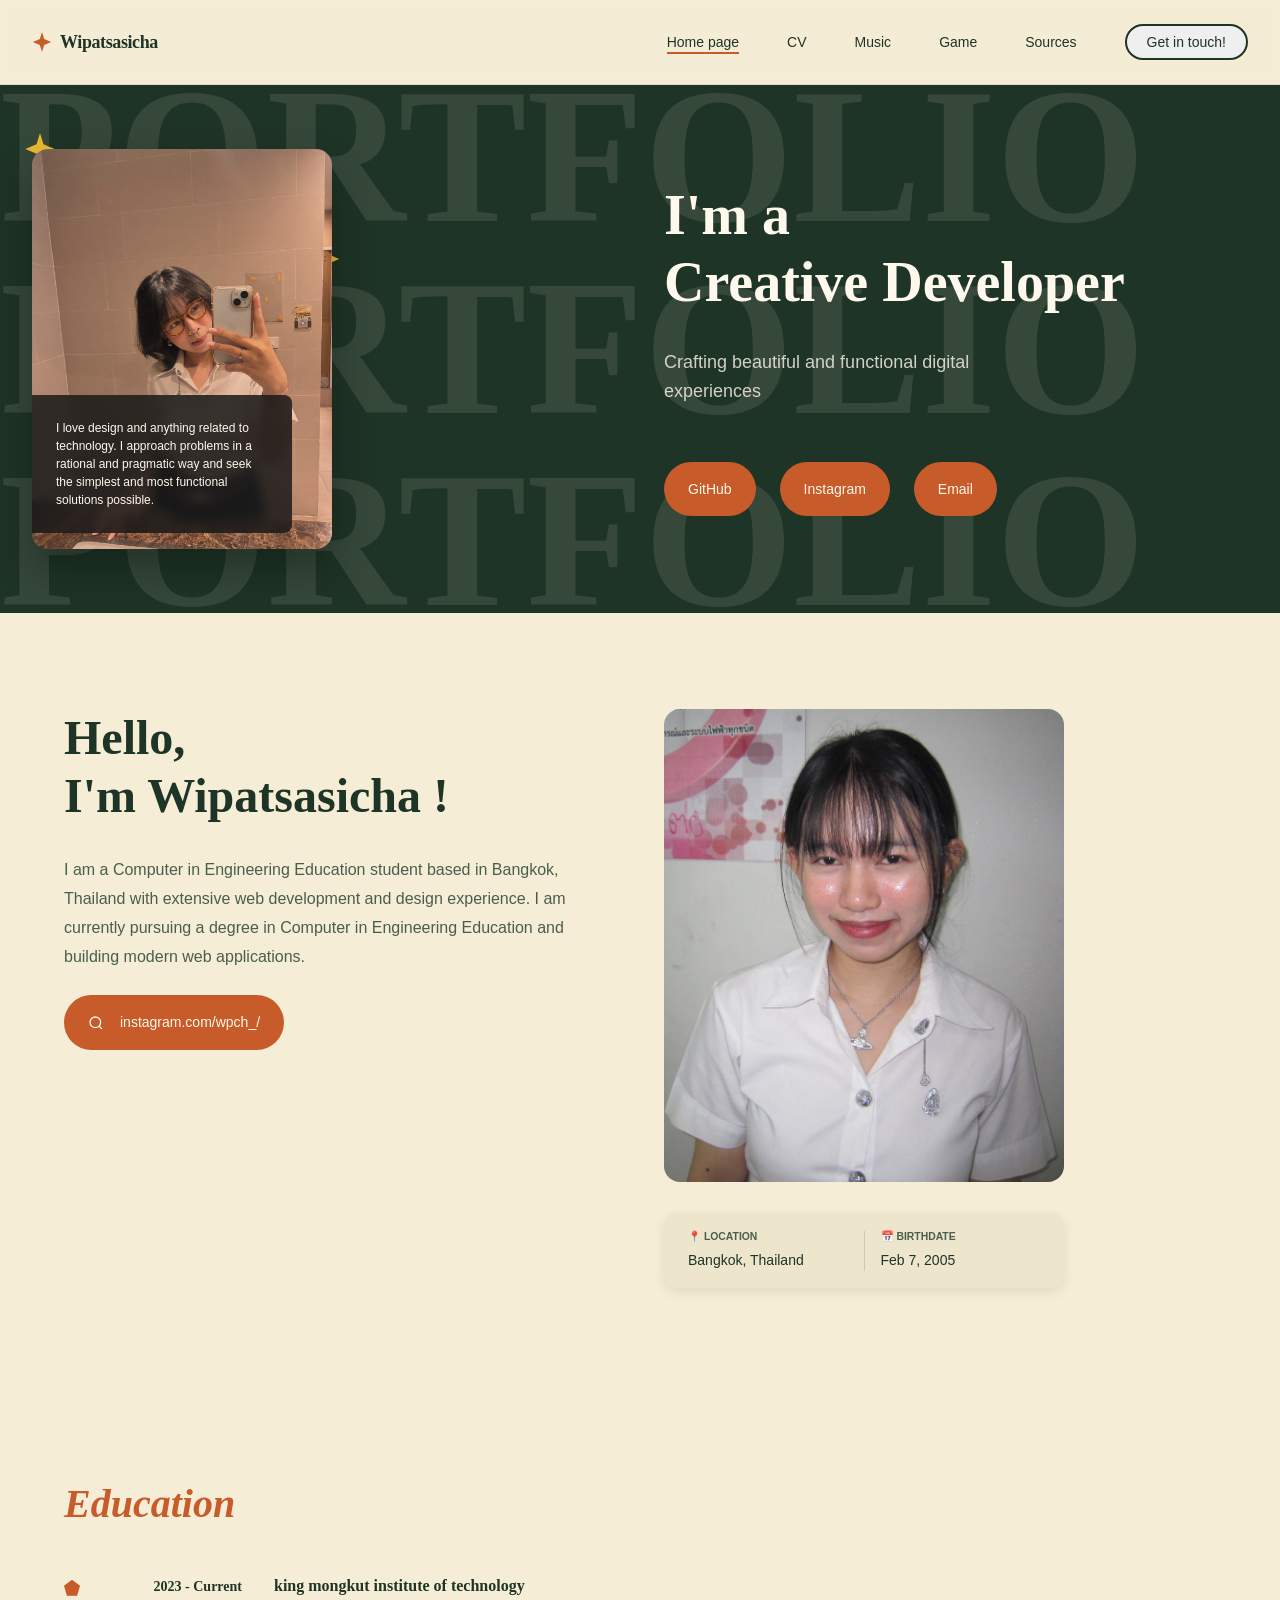
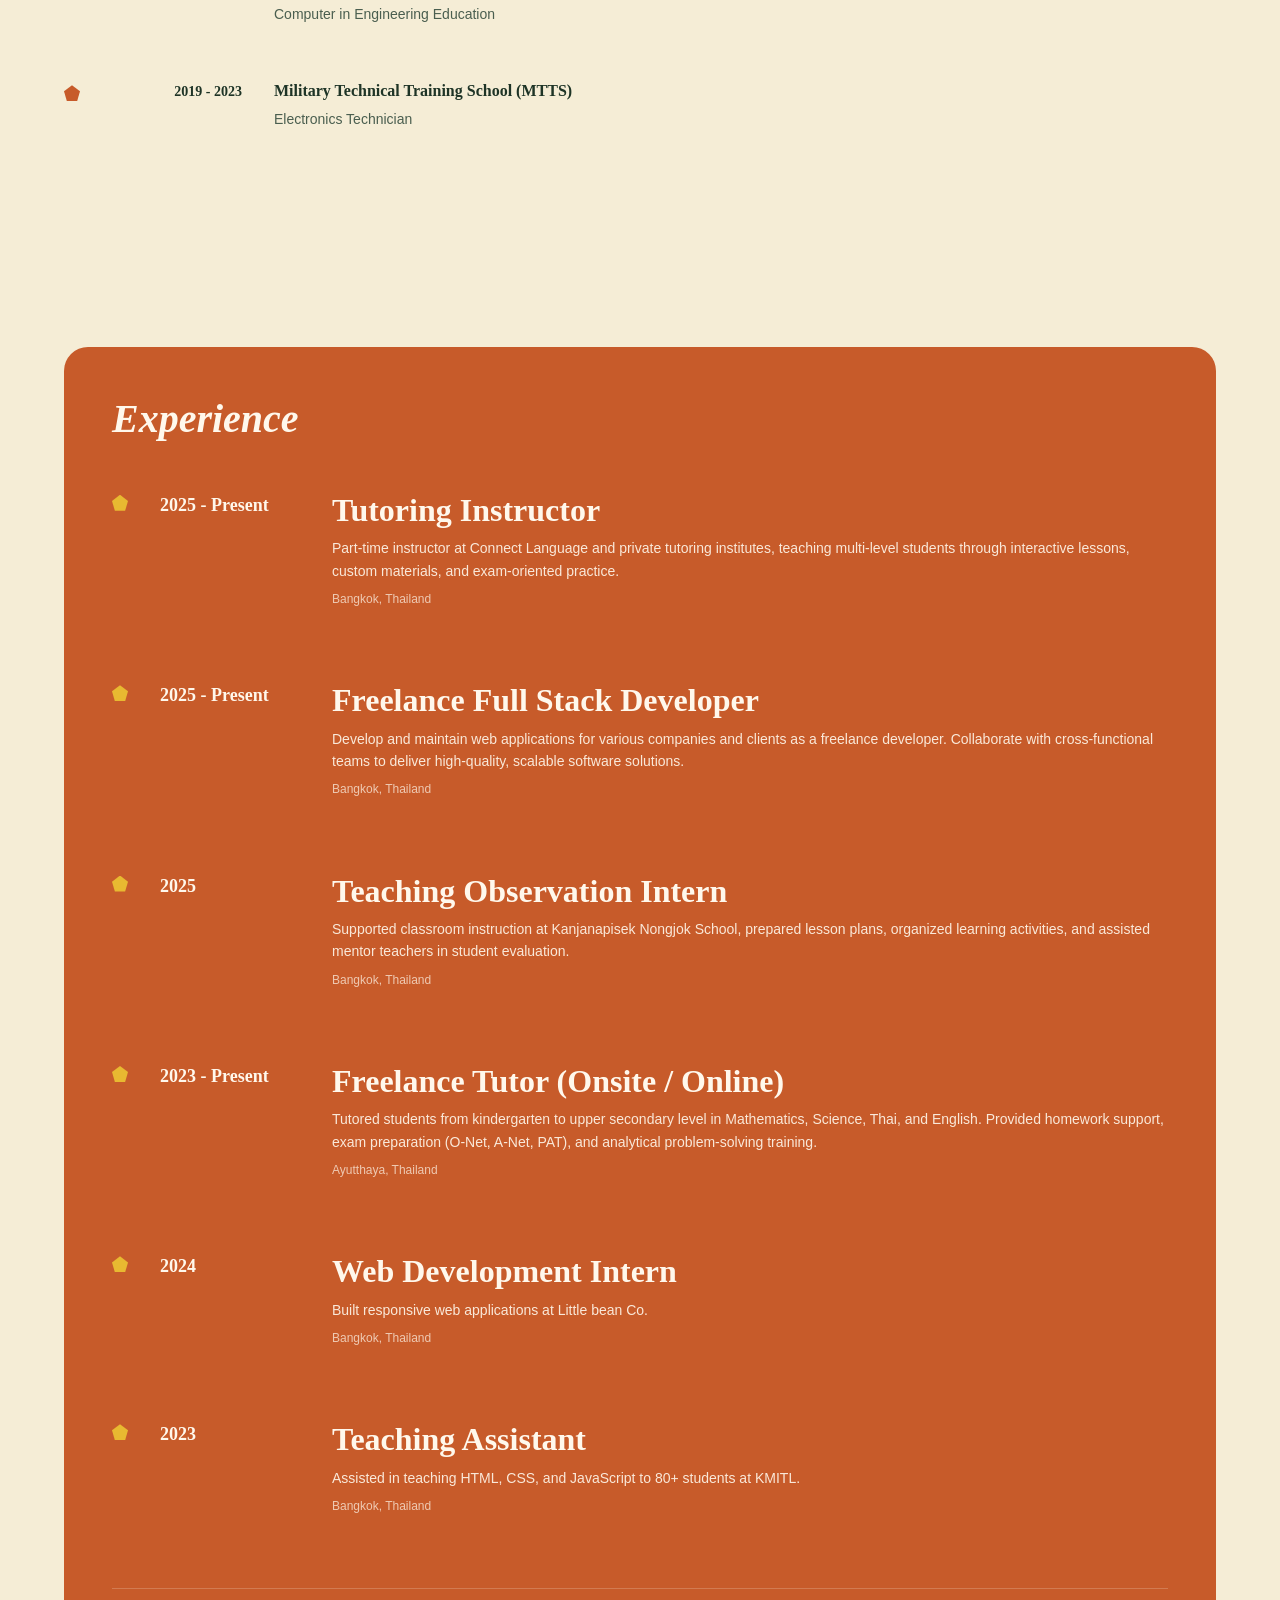
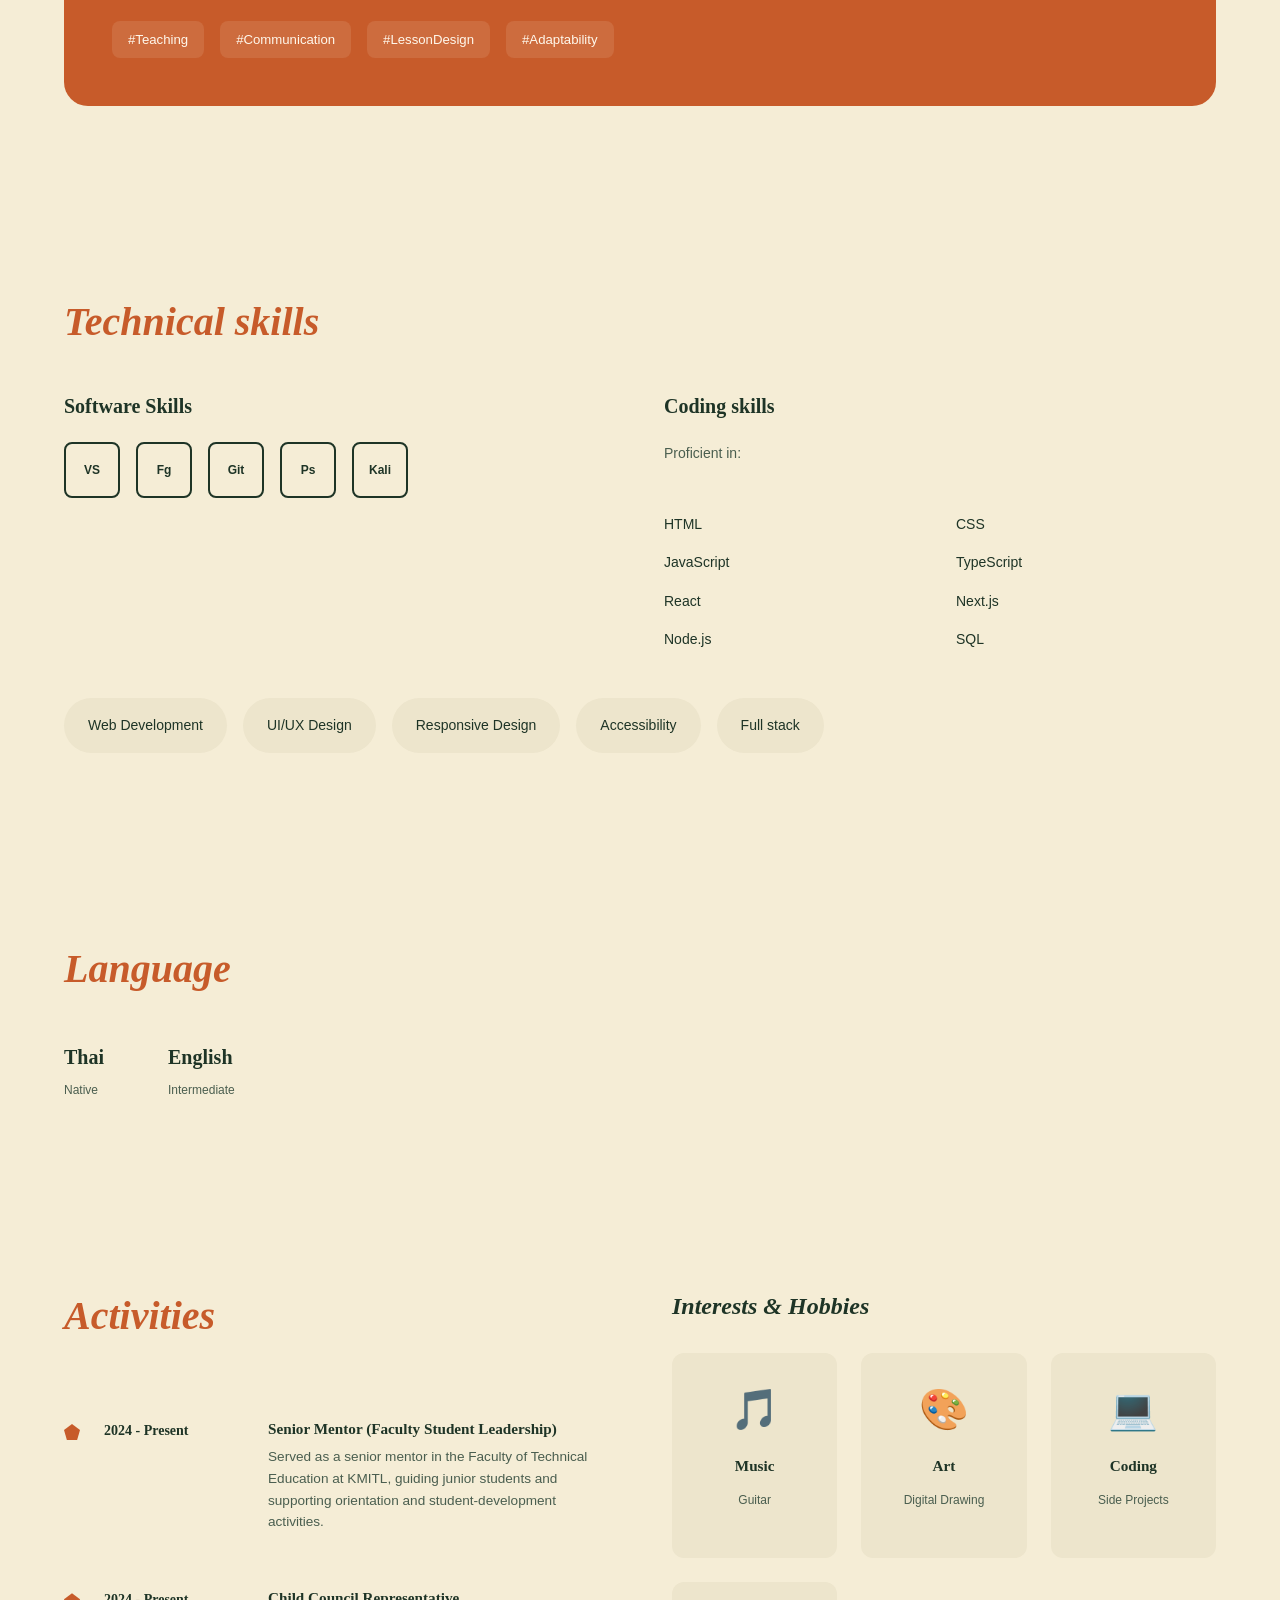
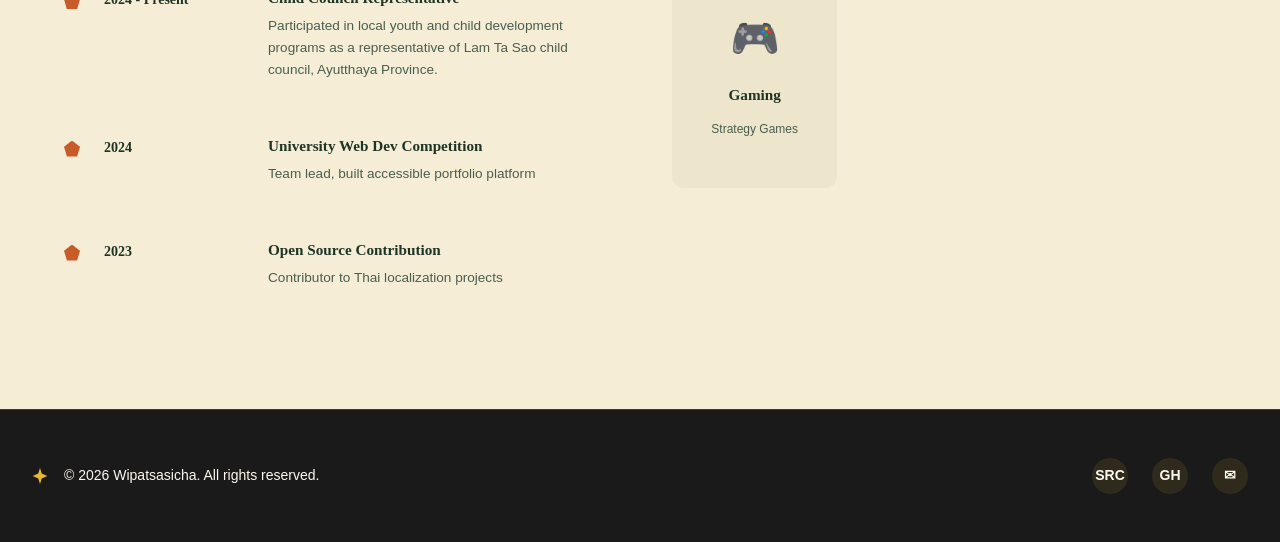
<file: index.html>
﻿<!DOCTYPE html>
<html lang="en" class="no-js">
<head>
    <meta charset="UTF-8">
    <meta name="viewport" content="width=device-width, initial-scale=1.0">
    <meta name="description" content="Wipatsasicha - Computer in Engineering Education student and web developer">
    <meta name="theme-color" content="#1E3426">
    <script>
        document.documentElement.classList.remove('no-js');
        document.documentElement.classList.add('js');
    </script>
    <title>Wipatsasicha - Home</title>
    <link rel="stylesheet" href="styles.css">
    <link rel="stylesheet" href="cv-styles.css">
</head>
<body>
    <noscript>
        <header class="site-header" role="banner">
            <div class="header-container">
                <a href="index.html" class="logo" aria-label="Go to homepage">
                    <span class="logo-text">Wipatsasicha</span>
                </a>
                <nav class="nav-desktop" aria-label="Main navigation" style="display:flex;">
                    <ul class="nav-list">
                        <li><a href="index.html" class="nav-link">Home page</a></li>
                        <li><a href="cv.html" class="nav-link">CV</a></li>
                        <li><a href="music.html" class="nav-link">Music</a></li>
                        <li><a href="game.html" class="nav-link">Game</a></li>
                        <li><a href="sources.html" class="nav-link">Sources</a></li>
                    </ul>
                </nav>
            </div>
        </header>
    </noscript>

    <div id="shared-header"></div>

    <main>
        <section class="hero-section" aria-labelledby="hero-heading">
            <div class="hero-background" aria-hidden="true">
                <div class="hero-text">PORTFOLIO</div>
                <div class="hero-text">PORTFOLIO</div>
                <div class="hero-text">PORTFOLIO</div>
                <div class="hero-text">PORTFOLIO</div>
                <div class="hero-text">PORTFOLIO</div>
            </div>

            <div class="hero-container">
                <div class="hero-grid">
                    <div class="hero-image-wrapper">
                        <svg class="sparkle sparkle-1" width="32" height="32" viewBox="0 0 24 24" fill="currentColor" aria-hidden="true">
                            <path d="M12 0L14.59 8.41L23 12L14.59 15.59L12 24L9.41 15.59L1 12L9.41 8.41L12 0Z" />
                        </svg>
                        <svg class="sparkle sparkle-2" width="20" height="20" viewBox="0 0 24 24" fill="currentColor" aria-hidden="true">
                            <path d="M12 0L14.59 8.41L23 12L14.59 15.59L12 24L9.41 15.59L1 12L9.41 8.41L12 0Z" />
                        </svg>
                        <svg class="sparkle sparkle-3" width="24" height="24" viewBox="0 0 24 24" fill="currentColor" aria-hidden="true">
                            <path d="M12 0L14.59 8.41L23 12L14.59 15.59L12 24L9.41 15.59L1 12L9.41 8.41L12 0Z" />
                        </svg>

                        <div class="profile-image-container">
                            <img src="public/images/profile.jpg" alt="Wipatsasicha, a Computer in Engineering Education student" class="profile-image" width="300" height="400" loading="eager">
                            <div class="image-overlay" aria-hidden="true"></div>
                        </div>

                        <div class="quote-box">
                            <p>I love design and anything related to technology. I approach problems in a rational and pragmatic way and seek the simplest and most functional solutions possible.</p>
                        </div>
                    </div>

                    <div class="hero-content">
                        <h1 id="hero-heading" class="hero-title">I'm a<br>Creative Developer</h1>
                        <p class="hero-subtitle">Crafting beautiful and functional digital experiences</p>
                        <div class="social-links">
                            <a href="https://github.com/jamelswift" target="_blank" rel="noopener noreferrer" class="social-link" aria-label="GitHub">GitHub</a>
                            <a href="https://www.instagram.com/wpch_/" target="_blank" rel="noopener noreferrer" class="social-link" aria-label="Instagram">Instagram</a>
                            <a href="mailto:Wipatsasicha0702@gmail.com" class="social-link" aria-label="Email">Email</a>
                        </div>
                    </div>
                </div>
            </div>
        </section>

        <section id="about" class="about-section" aria-labelledby="about-heading">
            <div class="container">
                <div class="about-grid">
                    <div class="about-content">
                        <h2 id="about-heading" class="section-title">Hello,<br>I'm Wipatsasicha !</h2>
                        <p class="section-text">
                            I am a Computer in Engineering Education student based in Bangkok, Thailand with extensive web development and design experience.
                            I am currently pursuing a degree in Computer in Engineering Education and building modern web applications.
                        </p>
                        <a href="https://www.instagram.com/wpch_/" target="_blank" rel="noopener noreferrer" class="linkedin-btn">
                            <svg width="16" height="16" viewBox="0 0 24 24" fill="none" stroke="currentColor" stroke-width="2" aria-hidden="true">
                                <circle cx="11" cy="11" r="8"></circle>
                                <path d="m21 21-4.35-4.35"></path>
                            </svg>
                            instagram.com/wpch_/
                        </a>
                    </div>

                    <div class="about-photo-wrapper">
                        <img src="public/images/profile1.jpg" alt="Wipatsasicha" class="about-photo" width="300" height="400" loading="lazy">

                        <div class="profile-meta-card" aria-label="Profile quick info">
                            <div class="profile-meta-item">
                                <span class="tag-label">📍 Location</span>
                                <span class="tag-value">Bangkok, Thailand</span>
                            </div>
                            <div class="profile-meta-divider" aria-hidden="true"></div>
                            <div class="profile-meta-item">
                                <span class="tag-label">📅 Birthdate</span>
                                <span class="tag-value">Feb 7, 2005</span>
                            </div>
                        </div>
                    </div>
                </div>
            </div>
        </section>

        <section id="education" class="education-section">
            <div class="container">
                <h2 class="section-heading">Education</h2>
                <div class="timeline">
                    <article class="timeline-item">
                        <div class="timeline-marker"></div>
                        <time class="timeline-date">2023 - Current</time>
                        <div class="timeline-content">
                            <h3 class="timeline-title">king mongkut institute of technology</h3>
                            <p class="timeline-program">Computer in Engineering Education</p>
                        </div>
                    </article>

                    <article class="timeline-item">
                        <div class="timeline-marker"></div>
                        <time class="timeline-date">2019 - 2023</time>
                        <div class="timeline-content">
                            <h3 class="timeline-title">Military Technical Training School (MTTS)</h3>
                            <p class="timeline-program">Electronics Technician</p>
                        </div>
                    </article>
                </div>
            </div>
        </section>

        <section id="experience" class="experience-section">
            <div class="container">
                <div class="experience-card">
                    <h2 class="section-heading-light">Experience</h2>

                    <div class="experience-timeline">
                        <article class="experience-item">
                            <div class="experience-marker"></div>
                            <time class="experience-year">2025 - Present</time>
                            <div class="experience-content">
                                <h3 class="experience-title">Tutoring Instructor</h3>
                                <p class="experience-description">Part-time instructor at Connect Language and private tutoring institutes, teaching multi-level students through interactive lessons, custom materials, and exam-oriented practice.</p>
                                <p class="experience-location">Bangkok, Thailand</p>
                            </div>
                        </article>
                        <article class="experience-item">
                            <div class="experience-marker"></div>
                            <time class="experience-year">2025 - Present</time>
                            <div class="experience-content">
                                <h3 class="experience-title">Freelance Full Stack Developer</h3>
                                <p class="experience-description">Develop and maintain web applications for various companies and clients as a freelance developer. Collaborate with cross-functional teams to deliver high-quality, scalable software solutions.</p>
                                <p class="experience-location">Bangkok, Thailand</p>
                            </div>
                        </article>

                        <article class="experience-item">
                            <div class="experience-marker"></div>
                            <time class="experience-year">2025</time>
                            <div class="experience-content">
                                <h3 class="experience-title">Teaching Observation Intern</h3>
                                <p class="experience-description">Supported classroom instruction at Kanjanapisek Nongjok School, prepared lesson plans, organized learning activities, and assisted mentor teachers in student evaluation.</p>
                                <p class="experience-location">Bangkok, Thailand</p>
                            </div>
                        </article>

                        <article class="experience-item">
                            <div class="experience-marker"></div>
                            <time class="experience-year">2023 - Present</time>
                            <div class="experience-content">
                                <h3 class="experience-title">Freelance Tutor (Onsite / Online)</h3>
                                <p class="experience-description">Tutored students from kindergarten to upper secondary level in Mathematics, Science, Thai, and English. Provided homework support, exam preparation (O-Net, A-Net, PAT), and analytical problem-solving training.</p>
                                <p class="experience-location">Ayutthaya, Thailand</p>
                            </div>
                        </article>

                        <article class="experience-item">
                            <div class="experience-marker"></div>
                            <time class="experience-year">2024</time>
                            <div class="experience-content">
                                <h3 class="experience-title">Web Development Intern</h3>
                                <p class="experience-description">Built responsive web applications at Little bean Co.</p>
                                <p class="experience-location">Bangkok, Thailand</p>
                            </div>
                        </article>

                        <article class="experience-item">
                            <div class="experience-marker"></div>
                            <time class="experience-year">2023</time>
                            <div class="experience-content">
                                <h3 class="experience-title">Teaching Assistant</h3>
                                <p class="experience-description">Assisted in teaching HTML, CSS, and JavaScript to 80+ students at KMITL.</p>
                                <p class="experience-location">Bangkok, Thailand</p>
                            </div>
                        </article>
                    </div>

                    <div class="skills-tags">
                        <span class="skill-tag">#Teaching</span>
                        <span class="skill-tag">#Communication</span>
                        <span class="skill-tag">#LessonDesign</span>
                        <span class="skill-tag">#Adaptability</span>
                    </div>
                </div>
            </div>
        </section>

        <section id="skills" class="skills-section">
            <div class="container">
                <h2 class="section-heading">Technical skills</h2>

                <div class="skills-grid">
                    <div class="skills-column">
                        <h3 class="skills-subtitle">Software Skills</h3>
                        <div class="tools-grid" role="list" aria-label="Software tools">
                            <div class="tool-box" role="listitem" title="VS Code">VS</div>
                            <div class="tool-box" role="listitem" title="Figma">Fg</div>
                            <div class="tool-box" role="listitem" title="Git">Git</div>
                            <div class="tool-box" role="listitem" title="AWS clound">Ps</div>
                            <div class="tool-box" role="listitem" title="Kali">Kali</div>
                        </div>
                    </div>

                    <div class="skills-column">
                        <h3 class="skills-subtitle">Coding skills</h3>
                        <p class="skills-intro">Proficient in:</p>
                        <div class="coding-skills-grid">
                            <span class="coding-skill">HTML</span>
                            <span class="coding-skill">CSS</span>
                            <span class="coding-skill">JavaScript</span>
                            <span class="coding-skill">TypeScript</span>
                            <span class="coding-skill">React</span>
                            <span class="coding-skill">Next.js</span>
                            <span class="coding-skill">Node.js</span>
                            <span class="coding-skill">SQL</span>
                        </div>
                    </div>
                </div>

                <div class="skill-categories">
                    <span class="category-tag">Web Development</span>
                    <span class="category-tag">UI/UX Design</span>
                    <span class="category-tag">Responsive Design</span>
                    <span class="category-tag">Accessibility</span>
                    <span class="category-tag">Full stack</span>
                </div>
            </div>
        </section>

        <section id="languages" class="language-section">
            <div class="container">
                <h2 class="section-heading">Language</h2>

                <div class="languages-grid">
                    <div class="language-item">
                        <span class="language-name">Thai</span>
                        <span class="language-level">Native</span>
                    </div>
                    <div class="language-item">
                        <span class="language-name">English</span>
                        <span class="language-level">Intermediate</span>
                    </div>
                </div>
            </div>
        </section>

        <section id="activities" class="activities-section">
            <div class="container">
                <div class="activities-grid">
                    <div class="activities-column">
                        <h2 class="section-heading">Activities</h2>

                        <div class="activities-timeline">
                            <article class="activity-item">
                                <div class="activity-marker"></div>
                                <time class="activity-year">2024 - Present</time>
                                <div class="activity-content">
                                    <h3 class="activity-title">Senior Mentor (Faculty Student Leadership)</h3>
                                    <p class="activity-description">Served as a senior mentor in the Faculty of Technical Education at KMITL, guiding junior students and supporting orientation and student-development activities.</p>
                                </div>
                            </article>

                            <article class="activity-item">
                                <div class="activity-marker"></div>
                                <time class="activity-year">2024 - Present</time>
                                <div class="activity-content">
                                    <h3 class="activity-title">Child Council Representative</h3>
                                    <p class="activity-description">Participated in local youth and child development programs as a representative of Lam Ta Sao child council, Ayutthaya Province.</p>
                                </div>
                            </article>

                            <article class="activity-item">
                                <div class="activity-marker"></div>
                                <time class="activity-year">2024</time>
                                <div class="activity-content">
                                    <h3 class="activity-title">University Web Dev Competition</h3>
                                    <p class="activity-description">Team lead, built accessible portfolio platform</p>
                                </div>
                            </article>

                            <article class="activity-item">
                                <div class="activity-marker"></div>
                                <time class="activity-year">2023</time>
                                <div class="activity-content">
                                    <h3 class="activity-title">Open Source Contribution</h3>
                                    <p class="activity-description">Contributor to Thai localization projects</p>
                                </div>
                            </article>
                        </div>
                    </div>

                    <div class="hobbies-column">
                        <h3 class="hobbies-title">Interests & Hobbies</h3>

                        <div class="hobbies-grid">
                            <div class="hobby-card">
                                <div class="hobby-icon">🎵</div>
                                <h4 class="hobby-name">Music</h4>
                                <p class="hobby-subtitle">Guitar</p>
                            </div>

                            <div class="hobby-card">
                                <div class="hobby-icon">🎨</div>
                                <h4 class="hobby-name">Art</h4>
                                <p class="hobby-subtitle">Digital Drawing</p>
                            </div>

                            <div class="hobby-card">
                                <div class="hobby-icon">💻</div>
                                <h4 class="hobby-name">Coding</h4>
                                <p class="hobby-subtitle">Side Projects</p>
                            </div>

                            <div class="hobby-card">
                                <div class="hobby-icon">🎮</div>
                                <h4 class="hobby-name">Gaming</h4>
                                <p class="hobby-subtitle">Strategy Games</p>
                            </div>
                        </div>
                    </div>
                </div>
            </div>
        </section>
    </main>

    <div id="shared-footer"></div>

    <script src="layout.js" defer></script>
    <script src="script.js" defer></script>
</body>
</html>
</file>
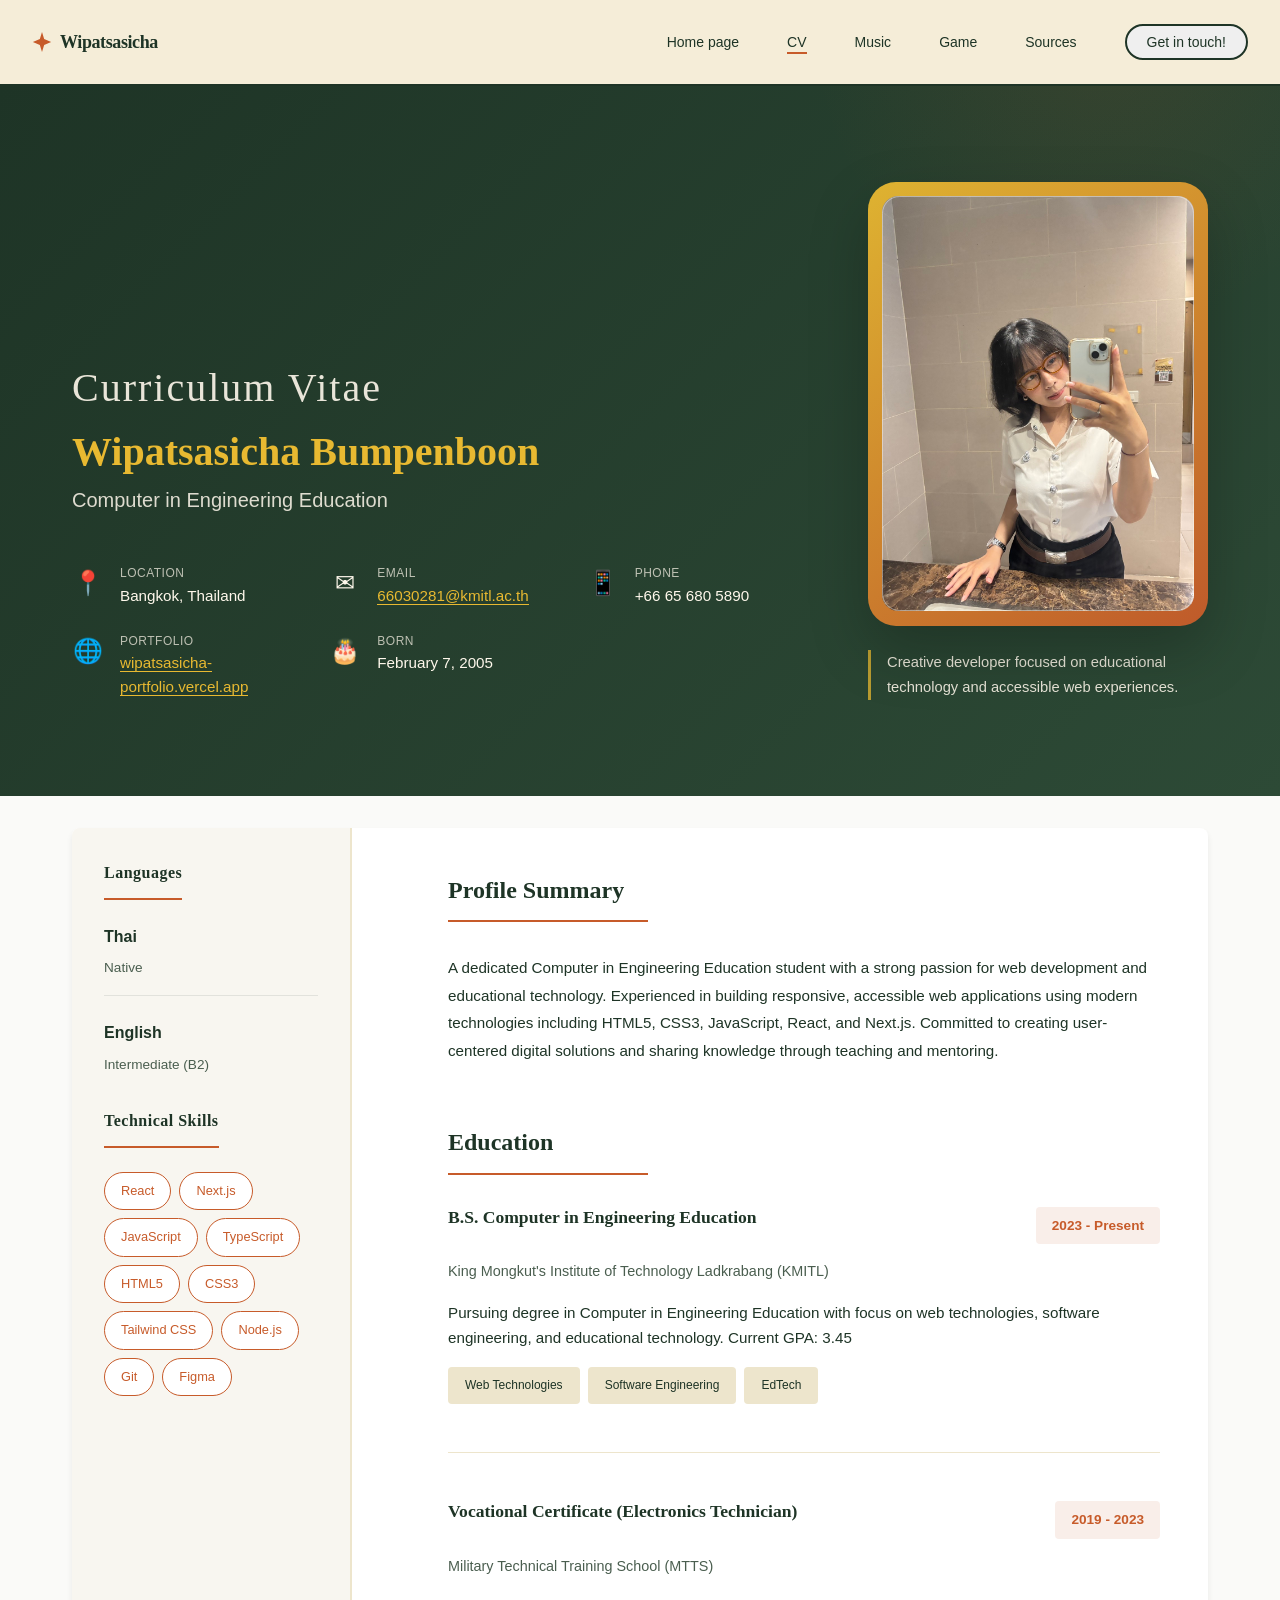
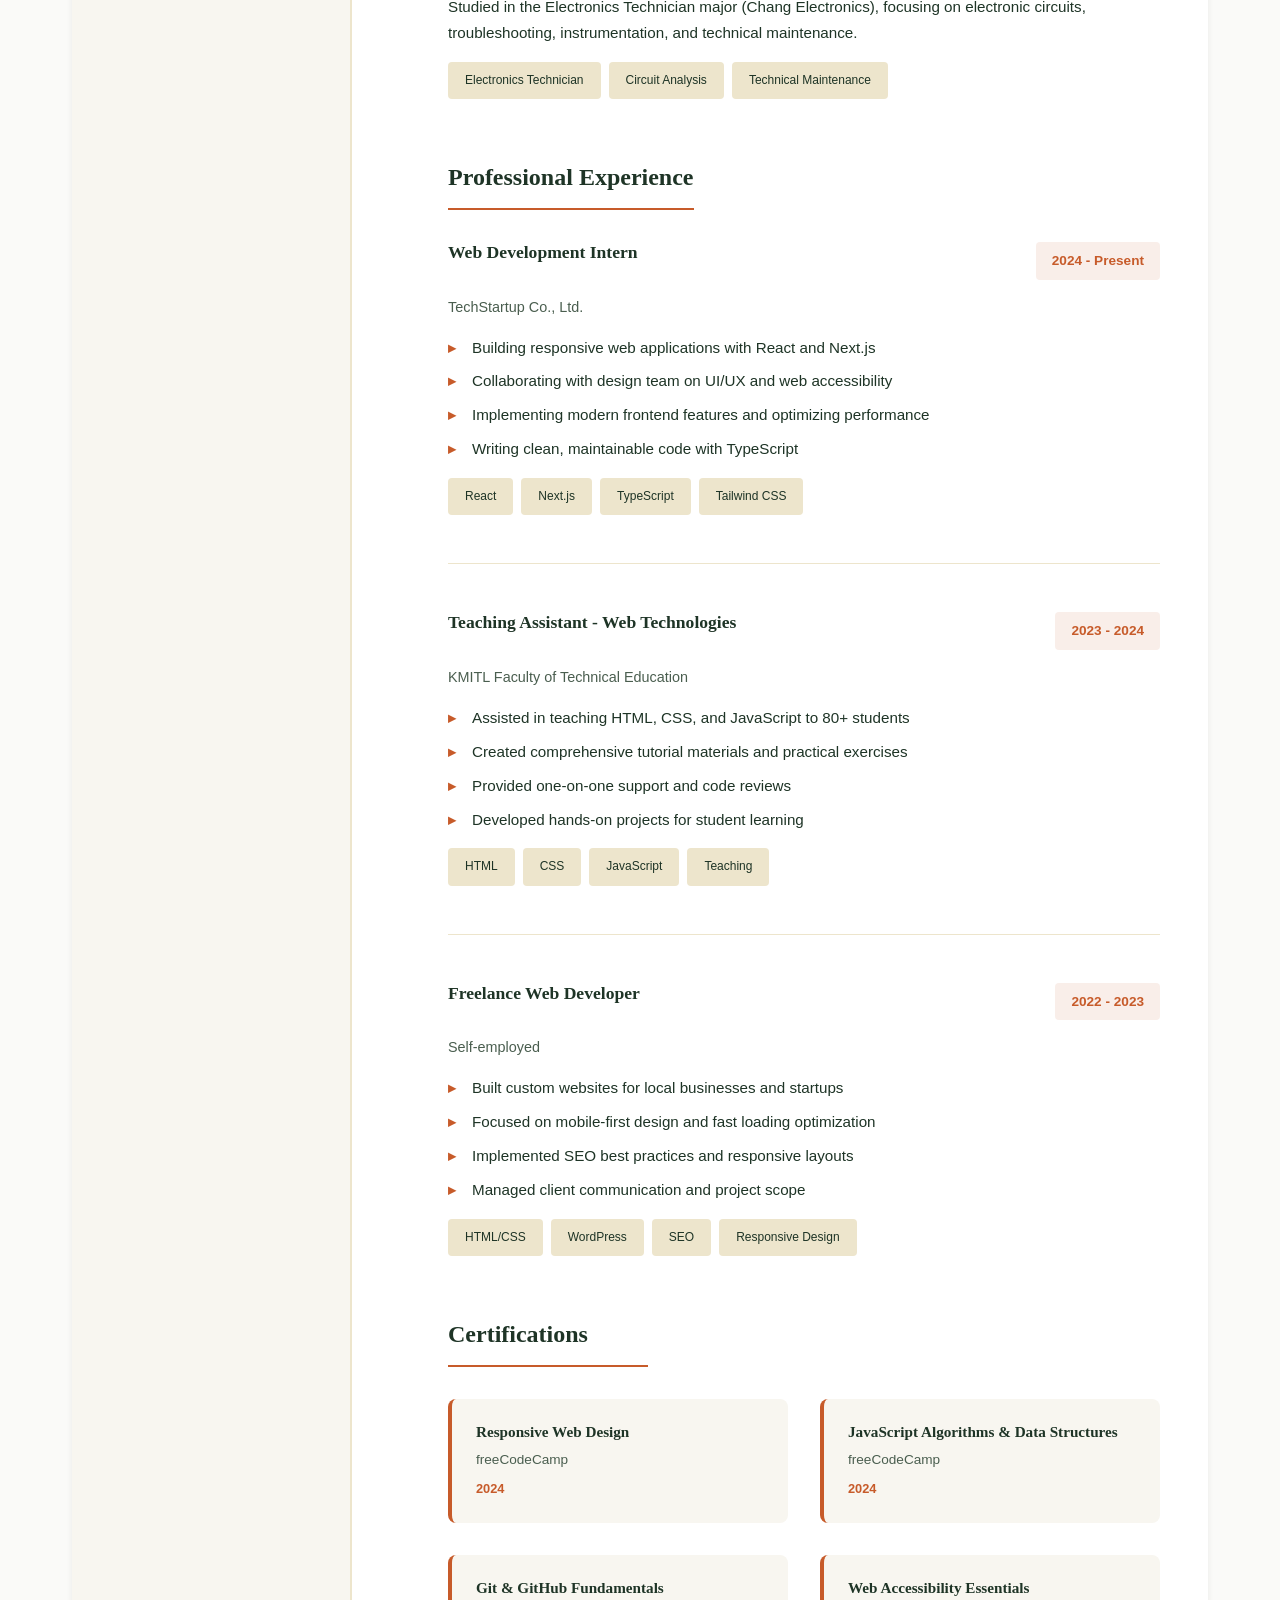
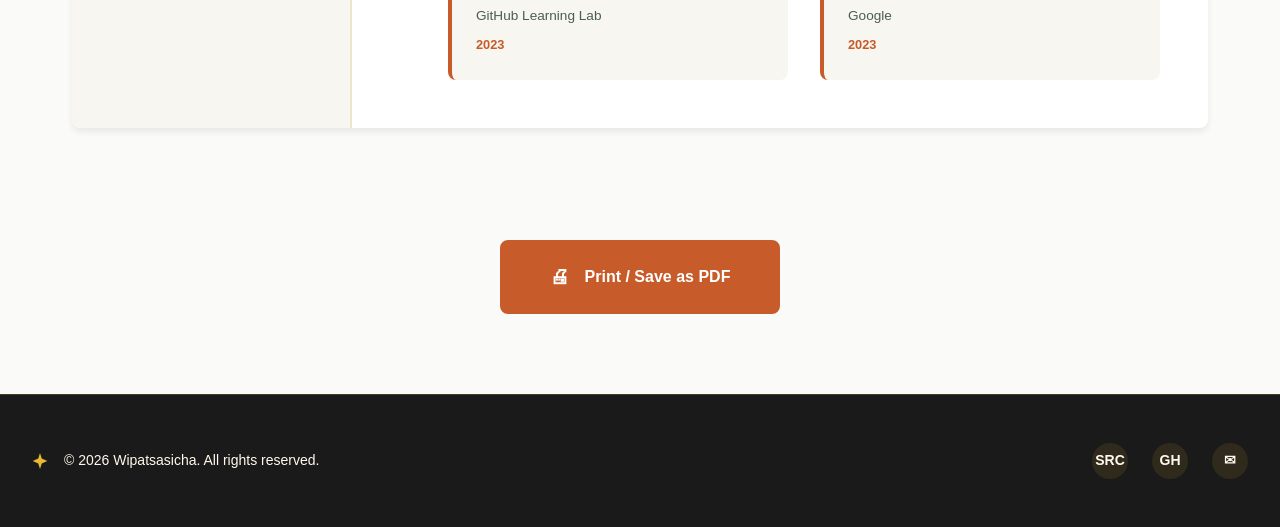
<file: cv.html>
<!DOCTYPE html>
<html lang="en" class="no-js">
<head>
    <meta charset="UTF-8">
    <meta name="viewport" content="width=device-width, initial-scale=1.0">
    <meta name="description" content="Wipatsasicha CV">
    <meta name="theme-color" content="#1E3426">
    <script>
        document.documentElement.classList.remove('no-js');
        document.documentElement.classList.add('js');
    </script>
    <title>Wipatsasicha - Curriculum Vitae</title>
    <link rel="stylesheet" href="styles.css">
    <link rel="stylesheet" href="cv-styles.css">
</head>
<body class="cv-page">
    <noscript>
        <header class="site-header" role="banner">
            <div class="header-container">
                <a href="index.html" class="logo" aria-label="Go to homepage">
                    <span class="logo-text">Wipatsasicha</span>
                </a>
                <nav class="nav-desktop" aria-label="Main navigation" style="display:flex;">
                    <ul class="nav-list">
                        <li><a href="index.html" class="nav-link">Home page</a></li>
                        <li><a href="cv.html" class="nav-link">CV</a></li>
                        <li><a href="music.html" class="nav-link">Music</a></li>
                        <li><a href="game.html" class="nav-link">Game</a></li>
                        <li><a href="sources.html" class="nav-link">Sources</a></li>
                    </ul>
                </nav>
            </div>
        </header>
    </noscript>

    <div id="shared-header"></div>

    <main class="cv-main">
        <section class="cv-header-section">
            <div class="cv-container">
                <div class="cv-hero-grid">
                    <div class="cv-hero-copy">
                        <div class="cv-title-block">
                            <h1 class="cv-page-title">Curriculum Vitae</h1>
                            <h2 class="cv-name">Wipatsasicha Bumpenboon</h2>
                            <p class="cv-position">Computer in Engineering Education</p>
                        </div>

                        <div class="cv-header-info">
                            <div class="cv-contact-info">
                                <div class="cv-info-item">
                                    <span class="cv-info-icon">📍</span>
                                    <div>
                                        <p class="cv-info-label">Location</p>
                                        <p class="cv-info-value">Bangkok, Thailand</p>
                                    </div>
                                </div>
                                <div class="cv-info-item">
                                    <span class="cv-info-icon">✉</span>
                                    <div>
                                        <p class="cv-info-label">Email</p>
                                        <p class="cv-info-value"><a href="mailto:66030281@kmitl.ac.th">66030281@kmitl.ac.th</a></p>
                                    </div>
                                </div>
                                <div class="cv-info-item">
                                    <span class="cv-info-icon">📱</span>
                                    <div>
                                        <p class="cv-info-label">Phone</p>
                                        <p class="cv-info-value">+66 65 680 5890</p>
                                    </div>
                                </div>
                                <div class="cv-info-item">
                                    <span class="cv-info-icon">🌐</span>
                                    <div>
                                        <p class="cv-info-label">Portfolio</p>
                                        <p class="cv-info-value"><a href="index.html">wipatsasicha-portfolio.vercel.app</a></p>
                                    </div>
                                </div>
                                <div class="cv-info-item">
                                    <span class="cv-info-icon">🎂</span>
                                    <div>
                                        <p class="cv-info-label">Born</p>
                                        <p class="cv-info-value">February 7, 2005</p>
                                    </div>
                                </div>
                            </div>
                        </div>
                    </div>

                    <div class="cv-portrait-card">
                        <div class="cv-portrait-frame">
                            <img src="public/images/profile.jpg" alt="Portrait of Wipatsasicha Bumpenboon" class="cv-portrait-image" width="200" height="250" loading="lazy">
                        </div>
                        <p class="cv-portrait-caption">Creative developer focused on educational technology and accessible web experiences.</p>
                    </div>
                </div>
            </div>
        </section>

        <div class="cv-container">
            <div class="cv-layout">
                <aside class="cv-sidebar">
                    <section class="cv-sidebar-section">
                        <h3 class="cv-sidebar-title">Languages</h3>
                        <div class="cv-language-item">
                            <p class="cv-language-name">Thai</p>
                            <p class="cv-language-level">Native</p>
                        </div>
                        <div class="cv-language-item">
                            <p class="cv-language-name">English</p>
                            <p class="cv-language-level">Intermediate (B2)</p>
                        </div>
                    </section>

                    <section class="cv-sidebar-section">
                        <h3 class="cv-sidebar-title">Technical Skills</h3>
                        <div class="cv-skill-cloud">
                            <span class="cv-skill-item">React</span>
                            <span class="cv-skill-item">Next.js</span>
                            <span class="cv-skill-item">JavaScript</span>
                            <span class="cv-skill-item">TypeScript</span>
                            <span class="cv-skill-item">HTML5</span>
                            <span class="cv-skill-item">CSS3</span>
                            <span class="cv-skill-item">Tailwind CSS</span>
                            <span class="cv-skill-item">Node.js</span>
                            <span class="cv-skill-item">Git</span>
                            <span class="cv-skill-item">Figma</span>
                        </div>
                    </section>
                </aside>

                <article class="cv-content">
                    <section class="cv-section">
                        <h3 class="cv-section-title">Profile Summary</h3>
                        <p class="cv-section-text">
                            A dedicated Computer in Engineering Education student with a strong passion for web development and educational technology. Experienced in building responsive, accessible web applications using modern technologies including HTML5, CSS3, JavaScript, React, and Next.js. Committed to creating user-centered digital solutions and sharing knowledge through teaching and mentoring.
                        </p>
                    </section>

                    <section class="cv-section">
                        <h3 class="cv-section-title">Education</h3>
                        <div class="cv-timeline-item">
                            <div class="cv-timeline-header">
                                <h4 class="cv-item-title">B.S. Computer in Engineering Education</h4>
                                <span class="cv-item-date">2023 - Present</span>
                            </div>
                            <p class="cv-item-institution">King Mongkut's Institute of Technology Ladkrabang (KMITL)</p>
                            <p class="cv-item-description">
                                Pursuing degree in Computer in Engineering Education with focus on web technologies, software engineering, and educational technology. Current GPA: 3.45
                            </p>
                            <div class="cv-item-tags">
                                <span class="cv-tag-small">Web Technologies</span>
                                <span class="cv-tag-small">Software Engineering</span>
                                <span class="cv-tag-small">EdTech</span>
                            </div>
                        </div>

                        <div class="cv-timeline-item">
                            <div class="cv-timeline-header">
                                <h4 class="cv-item-title">Vocational Certificate (Electronics Technician)</h4>
                                <span class="cv-item-date">2019 - 2023</span>
                            </div>
                            <p class="cv-item-institution">Military Technical Training School (MTTS)</p>
                            <p class="cv-item-description">
                                Studied in the Electronics Technician major (Chang Electronics), focusing on electronic circuits, troubleshooting, instrumentation, and technical maintenance.
                            </p>
                            <div class="cv-item-tags">
                                <span class="cv-tag-small">Electronics Technician</span>
                                <span class="cv-tag-small">Circuit Analysis</span>
                                <span class="cv-tag-small">Technical Maintenance</span>
                            </div>
                        </div>
                    </section>

                    <section class="cv-section">
                        <h3 class="cv-section-title">Professional Experience</h3>
                        <div class="cv-timeline-item">
                            <div class="cv-timeline-header">
                                <h4 class="cv-item-title">Web Development Intern</h4>
                                <span class="cv-item-date">2024 - Present</span>
                            </div>
                            <p class="cv-item-institution">TechStartup Co., Ltd.</p>
                            <ul class="cv-item-list">
                                <li>Building responsive web applications with React and Next.js</li>
                                <li>Collaborating with design team on UI/UX and web accessibility</li>
                                <li>Implementing modern frontend features and optimizing performance</li>
                                <li>Writing clean, maintainable code with TypeScript</li>
                            </ul>
                            <div class="cv-item-tags">
                                <span class="cv-tag-small">React</span>
                                <span class="cv-tag-small">Next.js</span>
                                <span class="cv-tag-small">TypeScript</span>
                                <span class="cv-tag-small">Tailwind CSS</span>
                            </div>
                        </div>

                        <div class="cv-timeline-item">
                            <div class="cv-timeline-header">
                                <h4 class="cv-item-title">Teaching Assistant - Web Technologies</h4>
                                <span class="cv-item-date">2023 - 2024</span>
                            </div>
                            <p class="cv-item-institution">KMITL Faculty of Technical Education</p>
                            <ul class="cv-item-list">
                                <li>Assisted in teaching HTML, CSS, and JavaScript to 80+ students</li>
                                <li>Created comprehensive tutorial materials and practical exercises</li>
                                <li>Provided one-on-one support and code reviews</li>
                                <li>Developed hands-on projects for student learning</li>
                            </ul>
                            <div class="cv-item-tags">
                                <span class="cv-tag-small">HTML</span>
                                <span class="cv-tag-small">CSS</span>
                                <span class="cv-tag-small">JavaScript</span>
                                <span class="cv-tag-small">Teaching</span>
                            </div>
                        </div>

                        <div class="cv-timeline-item">
                            <div class="cv-timeline-header">
                                <h4 class="cv-item-title">Freelance Web Developer</h4>
                                <span class="cv-item-date">2022 - 2023</span>
                            </div>
                            <p class="cv-item-institution">Self-employed</p>
                            <ul class="cv-item-list">
                                <li>Built custom websites for local businesses and startups</li>
                                <li>Focused on mobile-first design and fast loading optimization</li>
                                <li>Implemented SEO best practices and responsive layouts</li>
                                <li>Managed client communication and project scope</li>
                            </ul>
                            <div class="cv-item-tags">
                                <span class="cv-tag-small">HTML/CSS</span>
                                <span class="cv-tag-small">WordPress</span>
                                <span class="cv-tag-small">SEO</span>
                                <span class="cv-tag-small">Responsive Design</span>
                            </div>
                        </div>
                    </section>

                    <section class="cv-section">
                        <h3 class="cv-section-title">Certifications</h3>
                        <div class="cv-cert-grid">
                            <div class="cv-cert-item">
                                <h4 class="cv-cert-title">Responsive Web Design</h4>
                                <p class="cv-cert-issuer">freeCodeCamp</p>
                                <p class="cv-cert-date">2024</p>
                            </div>

                            <div class="cv-cert-item">
                                <h4 class="cv-cert-title">JavaScript Algorithms & Data Structures</h4>
                                <p class="cv-cert-issuer">freeCodeCamp</p>
                                <p class="cv-cert-date">2024</p>
                            </div>

                            <div class="cv-cert-item">
                                <h4 class="cv-cert-title">Git & GitHub Fundamentals</h4>
                                <p class="cv-cert-issuer">GitHub Learning Lab</p>
                                <p class="cv-cert-date">2023</p>
                            </div>

                            <div class="cv-cert-item">
                                <h4 class="cv-cert-title">Web Accessibility Essentials</h4>
                                <p class="cv-cert-issuer">Google</p>
                                <p class="cv-cert-date">2023</p>
                            </div>
                        </div>
                    </section>
                </article>
            </div>
        </div>

        <section class="cv-print-section">
            <div class="cv-container">
                <button class="cv-print-button" onclick="window.print()">
                    <span class="cv-print-icon">🖨</span>
                    Print / Save as PDF
                </button>
            </div>
        </section>
    </main>

    <div id="shared-footer"></div>

    <script src="layout.js" defer></script>
    <script src="script.js" defer></script>
</body>
</html>
</file>
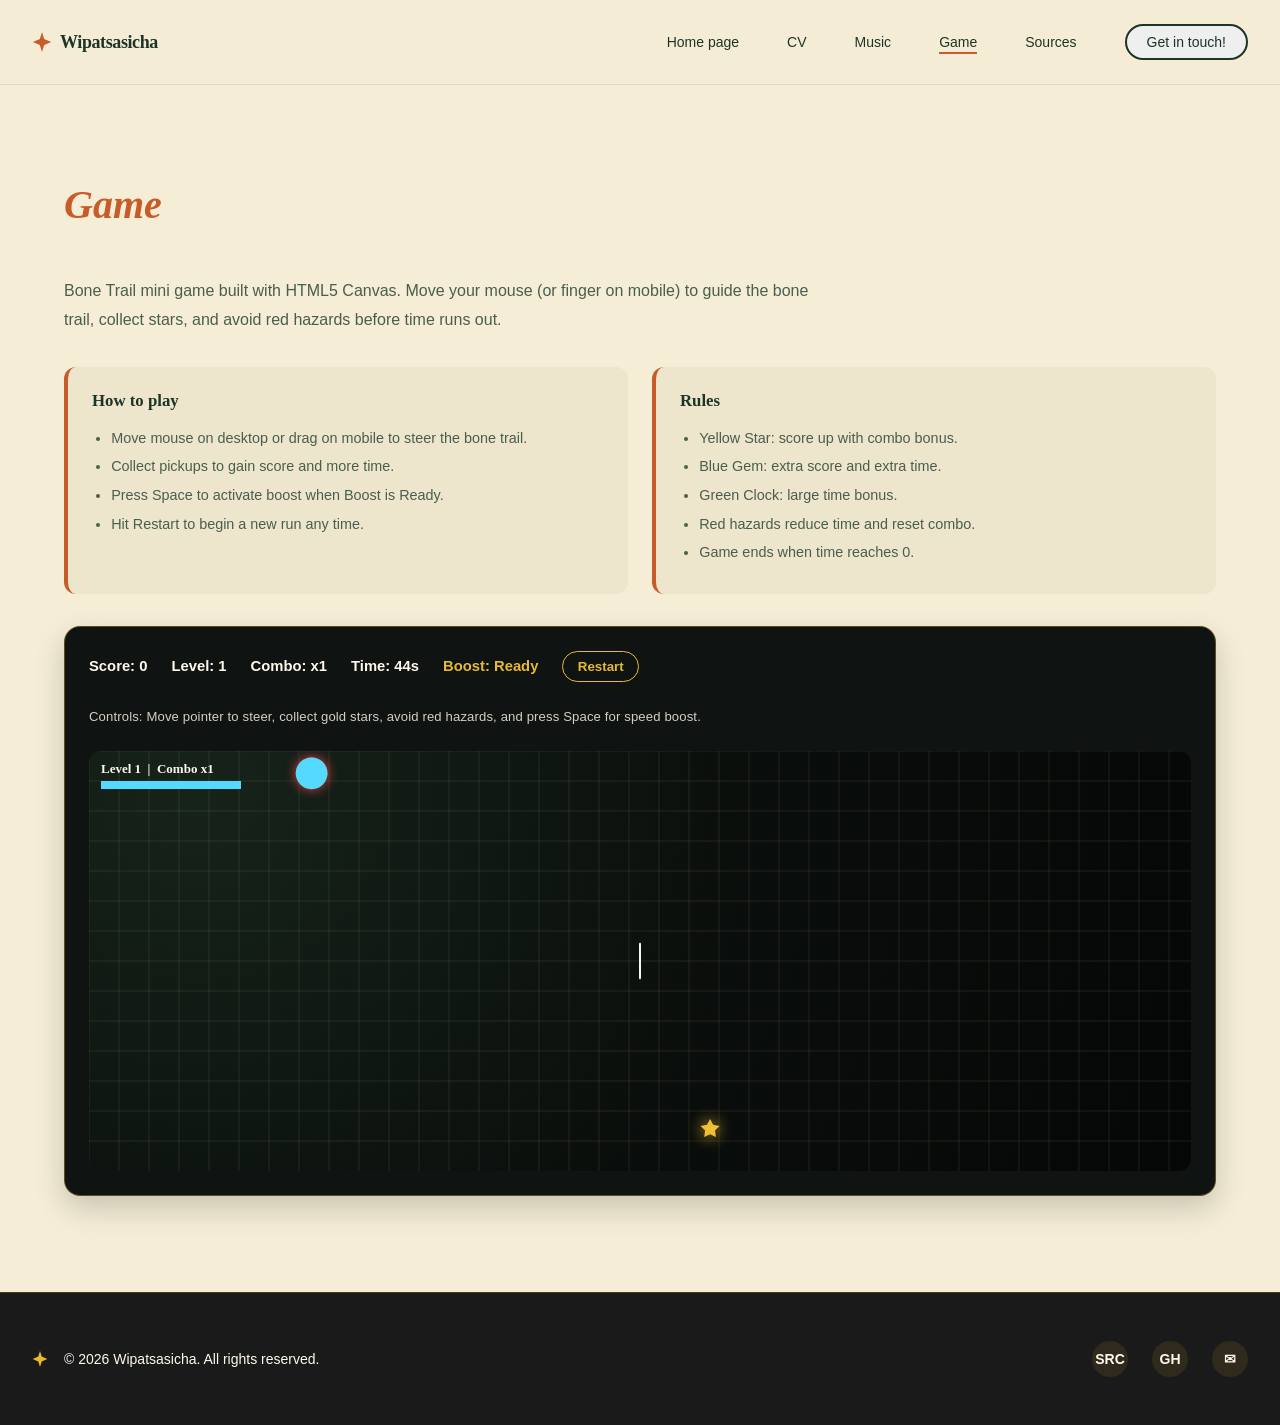
<file: game.html>
<!DOCTYPE html>
<html lang="en" class="no-js">
<head>
    <meta charset="UTF-8">
    <meta name="viewport" content="width=device-width, initial-scale=1.0">
    <meta name="description" content="Wipatsasicha JavaScript Game">
    <meta name="theme-color" content="#1E3426">
    <script>
        document.documentElement.classList.remove('no-js');
        document.documentElement.classList.add('js');
    </script>
    <title>Wipatsasicha - Game</title>
    <link rel="stylesheet" href="styles.css">
    <link rel="stylesheet" href="cv-styles.css">
</head>
<body>
    <noscript>
        <header class="site-header" role="banner">
            <div class="header-container">
                <a href="index.html" class="logo" aria-label="Go to homepage">
                    <span class="logo-text">Wipatsasicha</span>
                </a>
                <nav class="nav-desktop" aria-label="Main navigation" style="display:flex;">
                    <ul class="nav-list">
                        <li><a href="index.html" class="nav-link">Home page</a></li>
                        <li><a href="cv.html" class="nav-link">CV</a></li>
                        <li><a href="music.html" class="nav-link">Music</a></li>
                        <li><a href="game.html" class="nav-link">Game</a></li>
                        <li><a href="sources.html" class="nav-link">Sources</a></li>
                    </ul>
                </nav>
            </div>
        </header>
    </noscript>

    <div id="shared-header"></div>

    <main>
        <section id="game" class="work-section" aria-labelledby="game-heading">
            <div class="container">
                <h2 id="game-heading" class="section-heading">Game</h2>
                <p class="section-text work-intro">
                    Bone Trail mini game built with HTML5 Canvas. Move your mouse (or finger on mobile) to guide the bone trail, collect stars, and avoid red hazards before time runs out.
                </p>

                <div class="game-guide-grid">
                    <article class="game-guide-card" aria-labelledby="how-to-play-heading">
                        <h3 id="how-to-play-heading" class="game-guide-title">How to play</h3>
                        <ul class="game-guide-list">
                            <li>Move mouse on desktop or drag on mobile to steer the bone trail.</li>
                            <li>Collect pickups to gain score and more time.</li>
                            <li>Press Space to activate boost when Boost is Ready.</li>
                            <li>Hit Restart to begin a new run any time.</li>
                        </ul>
                    </article>

                    <article class="game-guide-card" aria-labelledby="rules-heading">
                        <h3 id="rules-heading" class="game-guide-title">Rules</h3>
                        <ul class="game-guide-list">
                            <li>Yellow Star: score up with combo bonus.</li>
                            <li>Blue Gem: extra score and extra time.</li>
                            <li>Green Clock: large time bonus.</li>
                            <li>Red hazards reduce time and reset combo.</li>
                            <li>Game ends when time reaches 0.</li>
                        </ul>
                    </article>
                </div>

                <div class="work-panel">
                    <div class="work-game-hud" aria-live="polite">
                        <p class="work-game-stat">Score: <span id="bone-score">0</span></p>
                        <p class="work-game-stat">Level: <span id="bone-level">1</span></p>
                        <p class="work-game-stat">Combo: x<span id="bone-combo">1</span></p>
                        <p class="work-game-stat">Time: <span id="bone-time">45</span>s</p>
                        <p class="work-game-stat" id="bone-boost-label">Boost: Ready</p>
                        <button id="bone-restart" class="work-game-button" type="button">Restart</button>
                    </div>
                    <p class="work-game-hint">Controls: Move pointer to steer, collect gold stars, avoid red hazards, and press Space for speed boost.</p>
                    <canvas id="bone-trail-canvas" class="bone-game-canvas" aria-label="Bone Trail game area"></canvas>
                </div>
            </div>
        </section>
    </main>

    <div id="shared-footer"></div>

    <script src="layout.js" defer></script>
    <script src="script.js" defer></script>
</body>
</html>
</file>
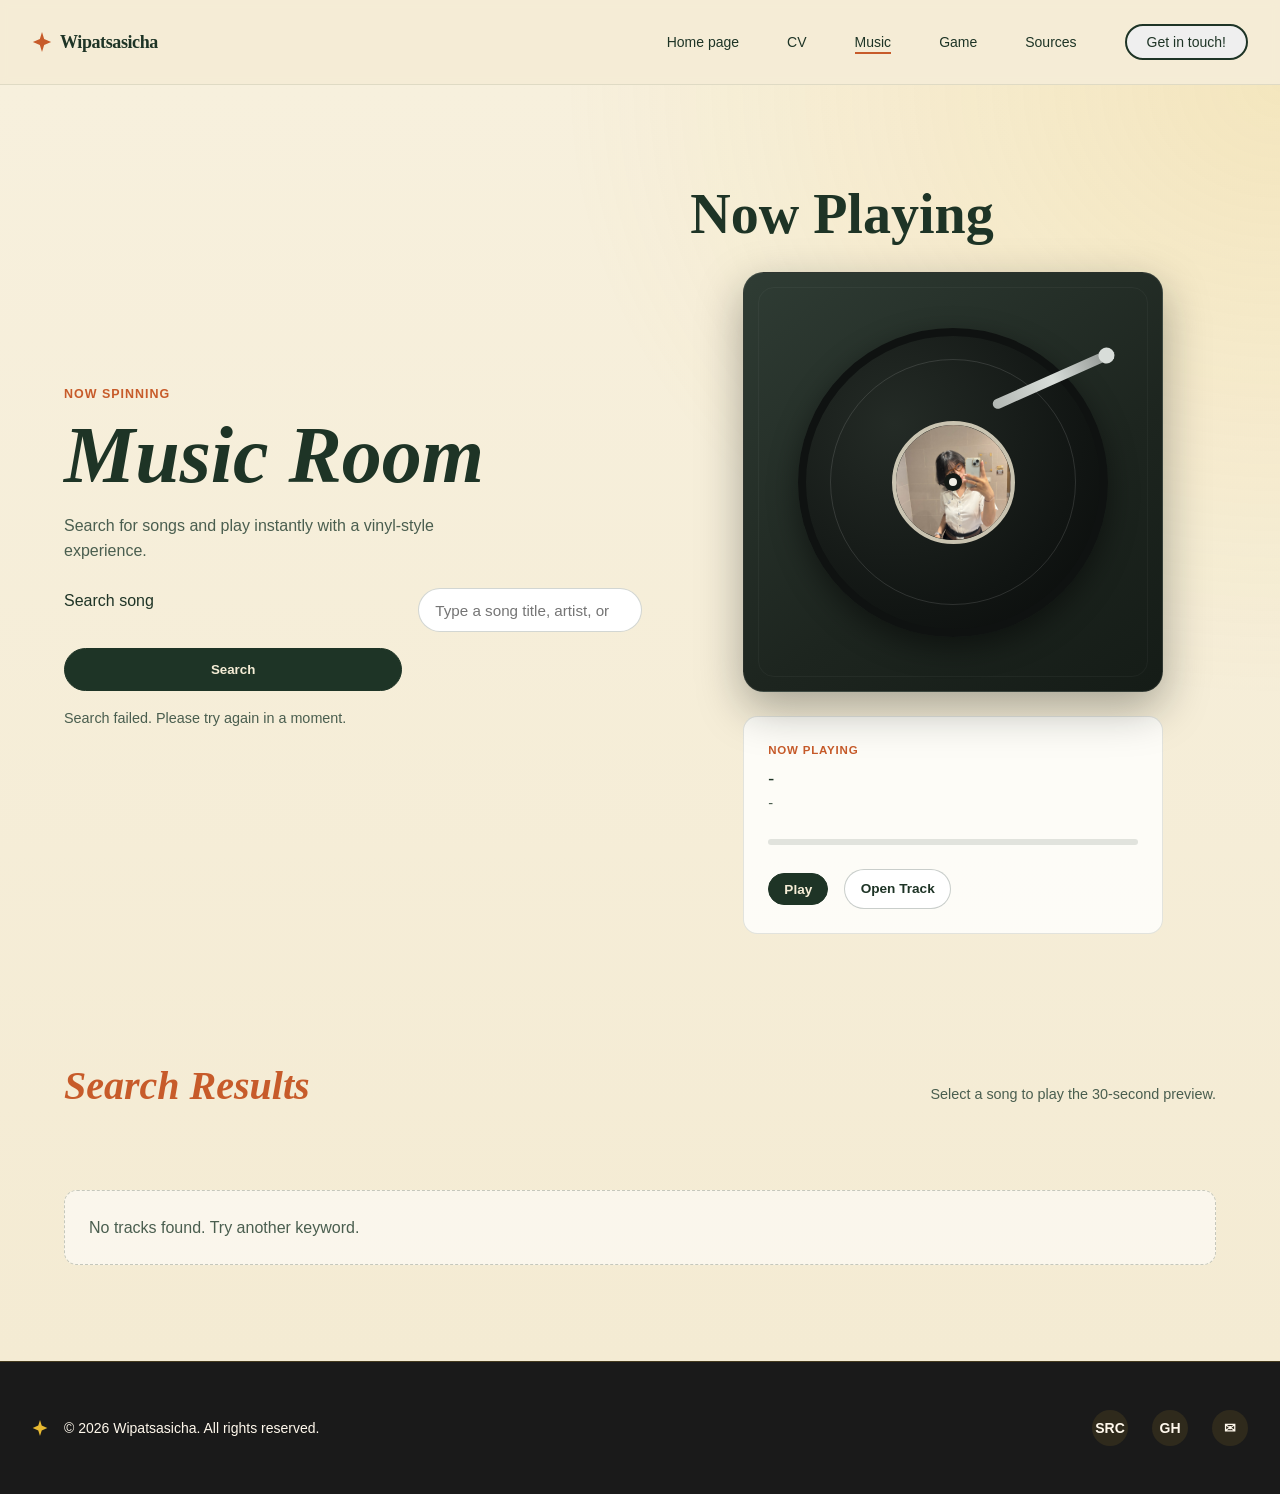
<file: music.html>
<!DOCTYPE html>
<html lang="en" class="no-js">
<head>
    <meta charset="UTF-8">
    <meta name="viewport" content="width=device-width, initial-scale=1.0">
    <meta name="description" content="Wipatsasicha music player with searchable songs and vinyl style UI">
    <meta name="theme-color" content="#1E3426">
    <script>
        document.documentElement.classList.remove('no-js');
        document.documentElement.classList.add('js');
    </script>
    <title>Wipatsasicha - Music</title>
    <link rel="stylesheet" href="styles.css">
    <link rel="stylesheet" href="cv-styles.css">
</head>
<body>
    <noscript>
        <header class="site-header" role="banner">
            <div class="header-container">
                <a href="index.html" class="logo" aria-label="Go to homepage">
                    <span class="logo-text">Wipatsasicha</span>
                </a>
                <nav class="nav-desktop" aria-label="Main navigation" style="display:flex;">
                    <ul class="nav-list">
                        <li><a href="index.html" class="nav-link">Home page</a></li>
                        <li><a href="cv.html" class="nav-link">CV</a></li>
                        <li><a href="music.html" class="nav-link">Music</a></li>
                        <li><a href="game.html" class="nav-link">Game</a></li>
                        <li><a href="sources.html" class="nav-link">Sources</a></li>
                    </ul>
                </nav>
            </div>
        </header>
    </noscript>

    <div id="shared-header"></div>

    <main class="music-page">
        <section class="music-hero" aria-labelledby="music-heading">
            <div class="container music-hero-grid">
                <div class="music-copy">
                    <p class="music-kicker">Now Spinning</p>
                    <h1 id="music-heading" class="music-title">Music Room</h1>
                    <p class="music-subtitle">Search for songs and play instantly with a vinyl-style experience.</p>
                    <form id="music-search-form" class="music-search" role="search" aria-label="Search songs">
                        <label for="music-search-input" class="visually-hidden">Search song</label>
                        <input id="music-search-input" name="q" type="search" placeholder="Type a song title, artist, or genre" required>
                        <button type="submit">Search</button>
                    </form>
                    <p id="music-status" class="music-status" aria-live="polite">Search for a song to start listening.</p>
                </div>

                <section class="vinyl-player" aria-labelledby="now-playing-title">
                    <h2 id="now-playing-title" class="visually-hidden">Now Playing</h2>
                    <div class="record-player" id="record-player">
                        <div class="vinyl-record" id="vinyl-record" aria-hidden="true">
                            <img id="record-artwork" src="public/images/profile.jpg" alt="Album cover" loading="lazy">
                            <span class="record-ring"></span>
                            <span class="record-center"></span>
                        </div>
                        <div class="record-arm" id="record-arm" aria-hidden="true"></div>
                    </div>

                    <div class="now-playing-card">
                        <p class="now-playing-label">Now Playing</p>
                        <h3 id="track-title" class="track-title">-</h3>
                        <p id="track-artist" class="track-artist">-</p>

                        <div class="progress-wrap" aria-hidden="true">
                            <div id="track-progress" class="track-progress"></div>
                        </div>

                        <div class="player-actions">
                            <button id="play-pause-btn" type="button" class="player-btn">Play</button>
                            <a id="open-track-link" href="#" target="_blank" rel="noopener noreferrer" class="open-track-link">Open Track</a>
                        </div>

                        <audio id="music-audio" preload="none"></audio>
                    </div>
                </section>
            </div>
        </section>

        <section class="music-results-section" aria-labelledby="results-heading">
            <div class="container">
                <div class="results-header">
                    <h2 id="results-heading" class="section-heading">Search Results</h2>
                    <p class="results-hint">Select a song to play the 30-second preview.</p>
                </div>
                <ul id="music-results" class="music-results" aria-live="polite"></ul>
            </div>
        </section>
    </main>

    <div id="shared-footer"></div>

    <script src="layout.js"></script>
    <script src="script.js"></script>
</body>
</html>
</file>
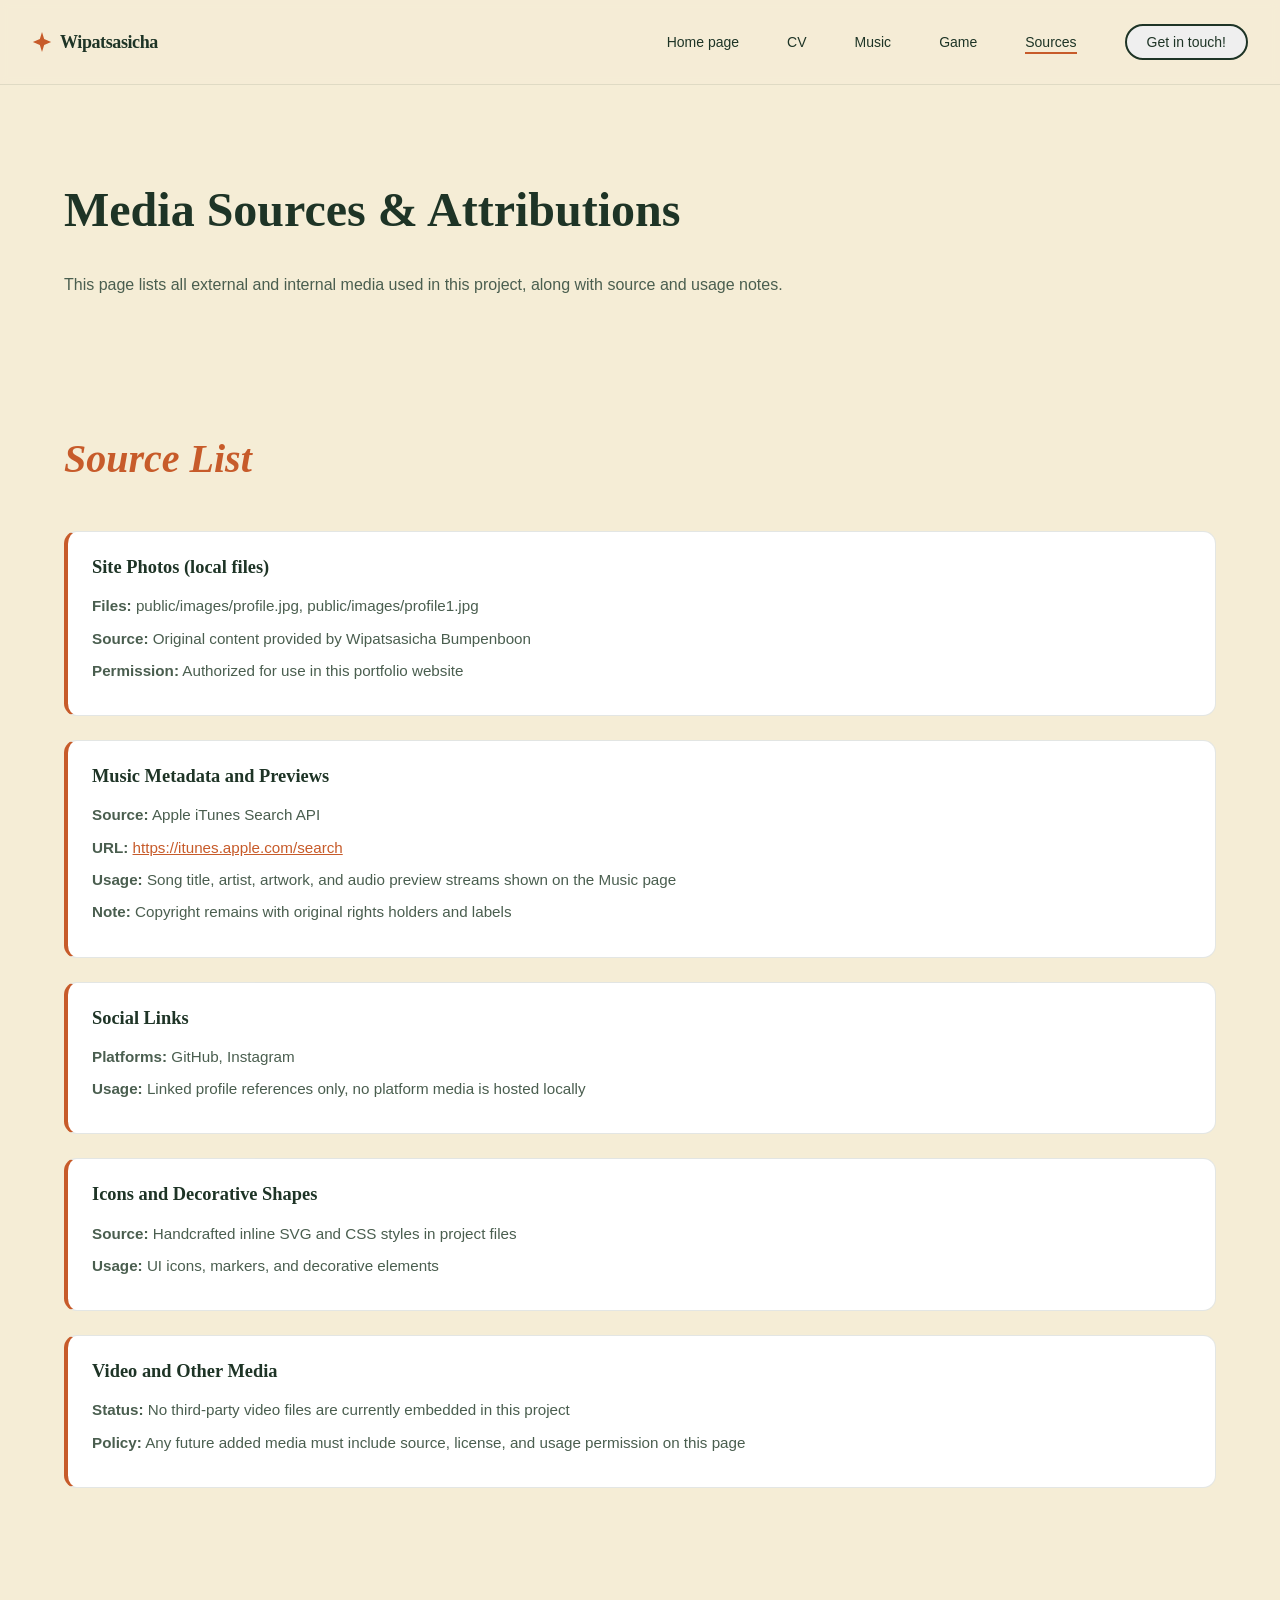
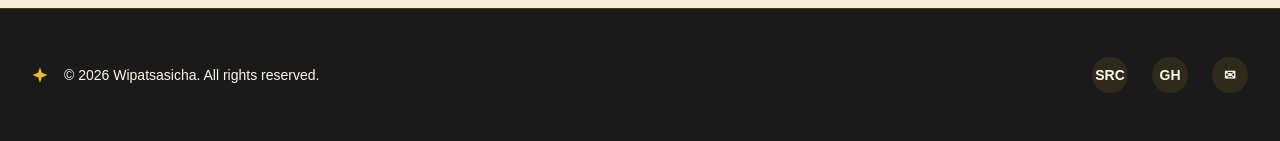
<file: sources.html>
<!DOCTYPE html>
<html lang="en" class="no-js">
<head>
    <meta charset="UTF-8">
    <meta name="viewport" content="width=device-width, initial-scale=1.0">
    <meta name="description" content="Media sources and attributions for this portfolio website">
    <meta name="theme-color" content="#1E3426">
    <script>
        document.documentElement.classList.remove('no-js');
        document.documentElement.classList.add('js');
    </script>
    <title>Wipatsasicha - Media Sources</title>
    <link rel="stylesheet" href="styles.css">
    <link rel="stylesheet" href="cv-styles.css">
</head>
<body>
    <noscript>
        <header class="site-header" role="banner">
            <div class="header-container">
                <a href="index.html" class="logo" aria-label="Go to homepage">
                    <span class="logo-text">Wipatsasicha</span>
                </a>
                <nav class="nav-desktop" aria-label="Main navigation" style="display:flex;">
                    <ul class="nav-list">
                        <li><a href="index.html" class="nav-link">Home page</a></li>
                        <li><a href="cv.html" class="nav-link">CV</a></li>
                        <li><a href="music.html" class="nav-link">Music</a></li>
                        <li><a href="game.html" class="nav-link">Game</a></li>
                        <li><a href="sources.html" class="nav-link">Sources</a></li>
                    </ul>
                </nav>
            </div>
        </header>
    </noscript>

    <div id="shared-header"></div>

    <main class="sources-page">
        <section class="sources-hero" aria-labelledby="sources-heading">
            <div class="container">
                <h1 id="sources-heading" class="section-title">Media Sources & Attributions</h1>
                <p class="section-text">This page lists all external and internal media used in this project, along with source and usage notes.</p>
            </div>
        </section>

        <section class="sources-section" aria-labelledby="sources-list-heading">
            <div class="container">
                <h2 id="sources-list-heading" class="section-heading">Source List</h2>

                <div class="source-card">
                    <h3 class="source-title">Site Photos (local files)</h3>
                    <p class="source-meta"><strong>Files:</strong> public/images/profile.jpg, public/images/profile1.jpg</p>
                    <p class="source-meta"><strong>Source:</strong> Original content provided by Wipatsasicha Bumpenboon</p>
                    <p class="source-meta"><strong>Permission:</strong> Authorized for use in this portfolio website</p>
                </div>

                <div class="source-card">
                    <h3 class="source-title">Music Metadata and Previews</h3>
                    <p class="source-meta"><strong>Source:</strong> Apple iTunes Search API</p>
                    <p class="source-meta"><strong>URL:</strong> <a href="https://itunes.apple.com/search" target="_blank" rel="noopener noreferrer">https://itunes.apple.com/search</a></p>
                    <p class="source-meta"><strong>Usage:</strong> Song title, artist, artwork, and audio preview streams shown on the Music page</p>
                    <p class="source-meta"><strong>Note:</strong> Copyright remains with original rights holders and labels</p>
                </div>

                <div class="source-card">
                    <h3 class="source-title">Social Links</h3>
                    <p class="source-meta"><strong>Platforms:</strong> GitHub, Instagram</p>
                    <p class="source-meta"><strong>Usage:</strong> Linked profile references only, no platform media is hosted locally</p>
                </div>

                <div class="source-card">
                    <h3 class="source-title">Icons and Decorative Shapes</h3>
                    <p class="source-meta"><strong>Source:</strong> Handcrafted inline SVG and CSS styles in project files</p>
                    <p class="source-meta"><strong>Usage:</strong> UI icons, markers, and decorative elements</p>
                </div>

                <div class="source-card">
                    <h3 class="source-title">Video and Other Media</h3>
                    <p class="source-meta"><strong>Status:</strong> No third-party video files are currently embedded in this project</p>
                    <p class="source-meta"><strong>Policy:</strong> Any future added media must include source, license, and usage permission on this page</p>
                </div>
            </div>
        </section>
    </main>

    <div id="shared-footer"></div>

    <script src="layout.js"></script>
    <script src="script.js"></script>
</body>
</html>
</file>
<file: styles.css>
:root {
    --bg-cream: #F5EDD6;
    --text-dark: #1E3426;
    --primary: #C75B2A;
    --accent: #E8B931;
    --dark-bg: #1A1A1A;
    --light-text: #FFF8EC;
    --muted: #4A5E4F;
    --card-bg: #EDE5CC;
    --transition: all 0.3s ease;
    --spacing-1: 0.5rem;
    --spacing-2: 1rem;
    --spacing-3: 1.5rem;
    --spacing-4: 2rem;
    --spacing-6: 3rem;
    --spacing-8: 4rem;
    --max-width: 1280px;
}


* {
    margin: 0;
    padding: 0;
    box-sizing: border-box;
}

html {
    scroll-behavior: smooth;
    font-size: 16px;
}

body {
    font-family: 'Segoe UI', Tahoma, Geneva, Verdana, sans-serif;
    background-color: var(--bg-cream);
    color: var(--text-dark);
    line-height: 1.6;
    overflow-x: hidden;
}

.hidden {
    display: none !important;
}

.page-view {
    display: block;
}

.js .page-view {
    display: none;
}

.js .page-view.active {
    display: block;
}

main {
    min-height: calc(100vh - 60px);
}


h1, h2, h3, h4, h5, h6 {
    font-family: Georgia, 'Times New Roman', serif;
    font-weight: bold;
    line-height: 1.2;
}

h1 { font-size: clamp(2.5rem, 8vw, 5rem); }
h2 { font-size: clamp(2rem, 5vw, 3.5rem); }
h3 { font-size: clamp(1.5rem, 4vw, 2rem); }

p {
    margin-bottom: var(--spacing-3);
}

a {
    color: var(--primary);
    text-decoration: none;
    transition: var(--transition);
}

a:hover {
    opacity: 0.8;
}


.container {
    max-width: var(--max-width);
    margin: 0 auto;
    padding: var(--spacing-4);
}

@media (max-width: 768px) {
    .container {
        padding: var(--spacing-3);
    }
}

.site-header {
    position: sticky;
    top: 0;
    z-index: 40;
    background: rgba(245, 237, 214, 0.95);
    backdrop-filter: blur(4px);
    border-bottom: 1px solid rgba(30, 52, 38, 0.1);
}

.header-container {
    max-width: var(--max-width);
    margin: 0 auto;
    padding: var(--spacing-3) var(--spacing-4);
    display: flex;
    align-items: center;
    justify-content: space-between;
}


.logo {
    display: flex;
    align-items: center;
    gap: var(--spacing-1);
    font-size: 1.125rem;
    font-family: Georgia, serif;
    color: var(--text-dark);
    font-weight: bold;
    letter-spacing: -0.025rem;
}

.logo:hover {
    color: var(--primary);
}

.logo svg {
    color: var(--primary);
    animation: sparkle 2s cubic-bezier(0.4, 0, 0.6, 1) infinite;
}

@keyframes sparkle {
    0%, 100% { opacity: 1; }
    50% { opacity: 0.5; }
}


.nav-desktop {
    display: none;
    align-items: center;
    gap: var(--spacing-6);
}

@media (min-width: 769px) {
    .nav-desktop {
        display: flex;
    }
}

.nav-list {
    display: flex;
    list-style: none;
    gap: var(--spacing-6);
}

.nav-link {
    font-size: 0.875rem;
    font-weight: 500;
    color: var(--text-dark);
    position: relative;
    padding-bottom: 0.25rem;
}

.nav-link::after {
    content: '';
    position: absolute;
    bottom: 0;
    left: 0;
    width: 0;
    height: 2px;
    background: var(--primary);
    transition: width 0.3s ease;
}

.nav-link:hover::after {
    width: 100%;
}

.nav-link.active::after {
    width: 100%;
}

.cta-button {
    padding: 0.5rem 1.25rem;
    border: 2px solid var(--text-dark);
    border-radius: 9999px;
    font-size: 0.875rem;
    font-weight: 500;
    color: var(--text-dark);
    transition: var(--transition);
}

.cta-button:hover {
    background: var(--text-dark);
    color: var(--bg-cream);
}


.mobile-menu-button {
    display: flex;
    align-items: center;
    justify-content: center;
    background: none;
    border: none;
    cursor: pointer;
    color: var(--text-dark);
    padding: var(--spacing-1);
    font-size: 1.5rem;
}

@media (min-width: 769px) {
    .mobile-menu-button {
        display: none;
    }
}

.menu-icon,
.close-icon {
    transition: var(--transition);
}

.mobile-menu-button:hover svg {
    color: var(--primary);
}

.nav-mobile {
    display: flex;
    flex-direction: column;
    gap: var(--spacing-3);
    padding: var(--spacing-4);
    background: rgba(245, 237, 214, 0.98);
    border-bottom: 1px solid rgba(30, 52, 38, 0.1);
}

.nav-mobile.hidden {
    display: none;
}

@media (min-width: 769px) {
    .nav-mobile {
        display: none !important;
    }
}

.nav-list-mobile {
    list-style: none;
    display: flex;
    flex-direction: column;
    gap: var(--spacing-2);
}

.nav-link-mobile {
    color: var(--text-dark);
    font-weight: 500;
    font-size: 0.95rem;
}

.nav-link-mobile.active {
    color: var(--primary);
}

.cta-button-mobile {
    display: inline-block;
    padding: var(--spacing-2) var(--spacing-3);
    border: 2px solid var(--text-dark);
    border-radius: 9999px;
    color: var(--text-dark);
    font-weight: 500;
    text-align: center;
}

.cta-button-mobile:hover {
    background: var(--text-dark);
    color: var(--bg-cream);
}


.contact-modal-overlay {
    position: fixed;
    inset: 0;
    background: rgba(0, 0, 0, 0.5);
    backdrop-filter: blur(2px);
    z-index: 999;
    transition: var(--transition);
}

.contact-modal-overlay.hidden {
    display: none;
}

.contact-modal {
    position: fixed;
    top: 50%;
    left: 50%;
    transform: translate(-50%, -50%);
    background: white;
    border-radius: 1rem;
    box-shadow: 0 20px 60px rgba(0, 0, 0, 0.15);
    max-width: 450px;
    width: 90vw;
    z-index: 1000;
    transition: var(--transition);
    max-height: 90vh;
    overflow-y: auto;
}

.contact-modal.hidden {
    display: none;
}

.contact-modal-header {
    display: flex;
    justify-content: space-between;
    align-items: center;
    padding: var(--spacing-4);
    border-bottom: 1px solid var(--card-bg);
}

.contact-modal-title {
    font-size: 1.5rem;
    color: var(--text-dark);
    margin: 0;
}

.contact-modal-close {
    background: none;
    border: none;
    cursor: pointer;
    color: var(--text-dark);
    display: flex;
    align-items: center;
    justify-content: center;
    padding: var(--spacing-1);
    transition: var(--transition);
}

.contact-modal-close:hover {
    color: var(--primary);
}

.contact-modal-content {
    padding: var(--spacing-4);
    display: flex;
    flex-direction: column;
    gap: var(--spacing-4);
}

.contact-item {
    display: flex;
    gap: var(--spacing-3);
    align-items: flex-start;
}

.contact-icon {
    font-size: 1.5rem;
    min-width: 2rem;
    display: flex;
    align-items: center;
    justify-content: center;
}

.contact-label {
    font-size: 0.75rem;
    color: var(--muted);
    font-weight: 600;
    text-transform: uppercase;
    letter-spacing: 0.5px;
    margin: 0 0 var(--spacing-1) 0;
}

.contact-value {
    font-size: 0.95rem;
    color: var(--text-dark);
    margin: 0;
    font-weight: 500;
}

.contact-link {
    font-size: 0.95rem;
    color: var(--primary);
    text-decoration: none;
    border-bottom: 1px solid var(--primary);
    transition: var(--transition);
}

.contact-link:hover {
    color: var(--accent);
    border-bottom-color: var(--accent);
}

.contact-divider {
    height: 1px;
    background: var(--card-bg);
    margin: var(--spacing-2) 0;
}

.contact-social {
    display: flex;
    flex-direction: column;
    gap: var(--spacing-2);
}

.contact-social-links {
    display: flex;
    flex-wrap: wrap;
    gap: var(--spacing-2);
}

.contact-social-link {
    padding: var(--spacing-1) var(--spacing-2);
    background: var(--card-bg);
    border: 1px solid var(--primary);
    color: var(--primary);
    border-radius: 0.5rem;
    font-size: 0.875rem;
    font-weight: 500;
    text-decoration: none;
    transition: var(--transition);
}

.contact-social-link:hover {
    background: var(--primary);
    color: white;
}


.hero-section {
    position: relative;
    overflow: hidden;
    background: var(--text-dark);
    color: var(--light-text);
    padding: var(--spacing-8) var(--spacing-4);
}


.hero-background {
    position: absolute;
    inset: 0;
    pointer-events: none;
    overflow: hidden;
    display: flex;
    flex-direction: column;
    justify-content: center;
    opacity: 0.1;
    user-select: none;
}

.hero-text {
    font-family: Georgia, serif;
    font-size: clamp(8rem, 15vw, 14rem);
    font-weight: bold;
    line-height: 1;
    white-space: nowrap;
    color: var(--light-text);
}

.hero-container {
    position: relative;
    max-width: var(--max-width);
    margin: 0 auto;
}

.hero-grid {
    display: grid;
    grid-template-columns: 1fr;
    gap: var(--spacing-8);
    align-items: center;
}

@media (min-width: 768px) {
    .hero-grid {
        grid-template-columns: 1fr 1fr;
        gap: var(--spacing-6);
    }
}


.hero-image-wrapper {
    position: relative;
    max-width: 300px;
}

.profile-image-container {
    position: relative;
    aspect-ratio: 3/4;
    border-radius: 1rem;
    overflow: hidden;
    box-shadow: 0 20px 40px rgba(0, 0, 0, 0.3);
}

.profile-image {
    width: 100%;
    height: 100%;
    object-fit: cover;
}

.image-overlay {
    position: absolute;
    inset: 0;
    background: rgba(199, 91, 42, 0.35);
    mix-blend-mode: multiply;
}


.sparkle {
    position: absolute;
    color: var(--accent);
    animation: sparkle 2s cubic-bezier(0.4, 0, 0.6, 1) infinite;
}

.sparkle-1 {
    top: -1rem;
    left: -0.5rem;
    animation-delay: 0s;
}

.sparkle-2 {
    top: 25%;
    right: -0.5rem;
    animation-delay: 0.5s;
}

.sparkle-3 {
    bottom: 2rem;
    left: 1rem;
    animation-delay: 1s;
}


.quote-box {
    position: absolute;
    bottom: 1rem;
    left: 0;
    max-width: 260px;
    padding: var(--spacing-3);
    border-radius: 0 0.5rem 0.5rem 0;
    background: rgba(26, 26, 26, 0.85);
    backdrop-filter: blur(4px);
}

.quote-box p {
    font-size: 0.75rem;
    line-height: 1.5;
    color: var(--light-text);
    margin: 0;
}


.hero-content {
    display: flex;
    flex-direction: column;
    gap: var(--spacing-4);
}

.hero-title {
    font-size: clamp(2rem, 5vw, 3.5rem);
    line-height: 1.2;
    color: var(--light-text);
}

.hero-subtitle {
    font-size: 1.125rem;
    color: rgba(255, 248, 236, 0.8);
    max-width: 400px;
}


.social-links {
    display: flex;
    flex-wrap: wrap;
    gap: var(--spacing-3);
    align-items: center;
}

.social-link {
    padding: var(--spacing-2) var(--spacing-3);
    background: var(--primary);
    color: var(--light-text);
    border-radius: 9999px;
    font-weight: 500;
    font-size: 0.875rem;
}

.social-link:hover {
    background: var(--accent);
    color: var(--text-dark);
}

.about-section {
    background: var(--bg-cream);
    padding: var(--spacing-8) var(--spacing-4);
}

.about-grid {
    display: grid;
    grid-template-columns: 1fr;
    gap: var(--spacing-6);
    align-items: flex-start;
}

@media (min-width: 1024px) {
    .about-grid {
        grid-template-columns: 1fr 1fr;
    }
}

.section-title {
    font-size: clamp(2rem, 5vw, 3rem);
    color: var(--text-dark);
    margin-bottom: var(--spacing-4);
}

.section-text {
    font-size: 1rem;
    line-height: 1.8;
    color: var(--muted);
    margin-bottom: var(--spacing-3);
}

.linkedin-btn {
    display: inline-flex;
    align-items: center;
    gap: var(--spacing-2);
    padding: var(--spacing-2) var(--spacing-3);
    background: var(--primary);
    color: var(--light-text);
    border-radius: 9999px;
    font-weight: 500;
    font-size: 0.875rem;
}

.linkedin-btn:hover {
    background: var(--accent);
    color: var(--text-dark);
}

.about-photo-wrapper {
    max-width: 400px;
}

.about-photo {
    width: 100%;
    height: auto;
    border-radius: 1rem;
    object-fit: cover;
}


.profile-meta-card {
    margin-top: var(--spacing-3);
    background: var(--card-bg);
    border-radius: 0.75rem;
    padding: var(--spacing-2) var(--spacing-3);
    display: grid;
    grid-template-columns: 1fr;
    gap: var(--spacing-2);
    box-shadow: 0 4px 12px rgba(0, 0, 0, 0.08);
}

@media (min-width: 576px) {
    .profile-meta-card {
        grid-template-columns: 1fr auto 1fr;
        align-items: center;
    }
}

.profile-meta-item {
    display: flex;
    flex-direction: column;
    gap: 0.2rem;
}

.profile-meta-divider {
    display: none;
    width: 1px;
    height: 2.5rem;
    background: rgba(30, 52, 38, 0.15);
}

@media (min-width: 576px) {
    .profile-meta-divider {
        display: block;
    }
}

.tag-label {
    font-size: 0.65rem;
    color: var(--muted);
    font-weight: 600;
    text-transform: uppercase;
}

.tag-value {
    font-size: 0.875rem;
    color: var(--text-dark);
    font-weight: 500;
}


.contact-card {
    position: absolute;
    bottom: 0;
    right: 0;
    background: var(--dark-bg);
    color: var(--light-text);
    padding: var(--spacing-4);
    border-radius: 0.75rem;
    max-width: 280px;
    box-shadow: 0 8px 20px rgba(0, 0, 0, 0.2);
}

.contact-title {
    font-size: 1rem;
    margin-bottom: var(--spacing-2);
}

.contact-list {
    list-style: none;
    display: flex;
    flex-direction: column;
    gap: var(--spacing-2);
}

.contact-item {
    display: flex;
    align-items: center;
    gap: var(--spacing-2);
    font-size: 0.75rem;
}

.contact-item svg {
    flex-shrink: 0;
}


.education-section {
    background: var(--bg-cream);
    padding: var(--spacing-8) var(--spacing-4);
}

.section-heading {
    font-size: clamp(2rem, 5vw, 2.5rem);
    color: var(--primary);
    font-style: italic;
    margin-bottom: var(--spacing-6);
}

.timeline {
    display: flex;
    flex-direction: column;
    gap: var(--spacing-4);
}

.timeline-item {
    display: flex;
    gap: var(--spacing-4);
    align-items: flex-start;
}

.timeline-marker {
    flex-shrink: 0;
    width: 1rem;
    height: 1rem;
    margin-top: 0.25rem;
    background: var(--primary);
    clip-path: polygon(50% 0%, 100% 38%, 82% 100%, 18% 100%, 0% 38%);
}

.timeline-date {
    flex-shrink: 0;
    font-family: Georgia, serif;
    font-size: 0.875rem;
    font-weight: bold;
    color: var(--text-dark);
    min-width: 80px;
}

@media (min-width: 768px) {
    .timeline-date {
        min-width: 130px;
        text-align: right;
    }
}

.timeline-content {
    flex: 1;
}

.timeline-title {
    font-size: 1rem;
    font-weight: bold;
    margin-bottom: var(--spacing-1);
}

.timeline-program {
    font-size: 0.875rem;
    color: var(--muted);
}


.experience-section {
    background: var(--bg-cream);
    padding: var(--spacing-8) var(--spacing-4);
}

.experience-card {
    background: var(--primary);
    color: var(--light-text);
    border-radius: 1.5rem;
    padding: var(--spacing-6);
}

.section-heading-light {
    font-size: clamp(2rem, 5vw, 2.5rem);
    color: var(--light-text);
    font-style: italic;
    margin-bottom: var(--spacing-6);
}

.experience-timeline {
    display: flex;
    flex-direction: column;
    gap: var(--spacing-6);
    margin-bottom: var(--spacing-6);
}

.experience-item {
    display: flex;
    gap: var(--spacing-4);
    align-items: flex-start;
}

.experience-marker {
    flex-shrink: 0;
    width: 1rem;
    height: 1rem;
    margin-top: 0.25rem;
    background: var(--accent);
    clip-path: polygon(50% 0%, 100% 38%, 82% 100%, 18% 100%, 0% 38%);
}

.experience-year {
    flex-shrink: 0;
    font-family: Georgia, serif;
    font-size: 1.125rem;
    font-weight: bold;
    width: 140px;
    white-space: nowrap;
}

.experience-content {
    flex: 1;
    min-width: 0;
}

.experience-title {
    font-weight: bold;
    margin-bottom: var(--spacing-1);
}

.experience-description {
    font-size: 0.875rem;
    opacity: 0.9;
    margin-bottom: var(--spacing-1);
}

.experience-location {
    font-size: 0.75rem;
    opacity: 0.7;
}


.skills-tags {
    display: flex;
    flex-wrap: wrap;
    gap: var(--spacing-2);
    padding-top: var(--spacing-4);
    border-top: 1px solid rgba(255, 248, 236, 0.2);
}

.skill-tag {
    font-size: 0.825rem;
    padding: var(--spacing-1) var(--spacing-2);
    background: rgba(255, 248, 236, 0.1);
    border-radius: 0.5rem;
}


.skills-section {
    background: var(--bg-cream);
    padding: var(--spacing-8) var(--spacing-4);
}

.skills-grid {
    display: grid;
    grid-template-columns: 1fr;
    gap: var(--spacing-6);
    margin-bottom: var(--spacing-6);
}

@media (min-width: 576px) {
    .skills-grid {
        grid-template-columns: 1fr 1fr;
    }
}

.skills-column {
    display: flex;
    flex-direction: column;
    gap: var(--spacing-3);
}

.skills-subtitle {
    font-size: 1.25rem;
    color: var(--text-dark);
}

.tools-grid {
    display: flex;
    flex-wrap: wrap;
    gap: var(--spacing-2);
}

.tool-box {
    display: flex;
    align-items: center;
    justify-content: center;
    width: 3.5rem;
    height: 3.5rem;
    border: 2px solid var(--text-dark);
    border-radius: 0.5rem;
    font-weight: bold;
    font-size: 0.75rem;
    color: var(--text-dark);
    transition: var(--transition);
    cursor: pointer;
}

.tool-box:hover {
    background: var(--text-dark);
    color: var(--bg-cream);
}

.skills-intro {
    font-size: 0.875rem;
    color: var(--muted);
}

.coding-skills-grid {
    display: grid;
    grid-template-columns: 1fr 1fr;
    gap: var(--spacing-2) var(--spacing-4);
}

.coding-skill {
    font-size: 0.875rem;
    font-weight: 500;
    color: var(--text-dark);
}


.skill-categories {
    display: flex;
    flex-wrap: wrap;
    gap: var(--spacing-2);
}

.category-tag {
    padding: var(--spacing-2) var(--spacing-3);
    background: var(--card-bg);
    border-radius: 9999px;
    font-size: 0.875rem;
    font-weight: 500;
    color: var(--text-dark);
}


.work-section {
    background: var(--bg-cream);
    padding: var(--spacing-8) var(--spacing-4);
}

.work-intro {
    max-width: 760px;
    margin-bottom: var(--spacing-4);
}

.game-guide-grid {
    display: grid;
    grid-template-columns: 1fr;
    gap: var(--spacing-3);
    margin-bottom: var(--spacing-4);
}

@media (min-width: 768px) {
    .game-guide-grid {
        grid-template-columns: 1fr 1fr;
    }
}

.game-guide-card {
    background: var(--card-bg);
    border-left: 4px solid var(--primary);
    border-radius: 0.75rem;
    padding: var(--spacing-3);
}

.game-guide-title {
    margin: 0 0 var(--spacing-2);
    font-size: 1.05rem;
    color: var(--text-dark);
}

.game-guide-list {
    margin: 0;
    padding-left: 1.2rem;
    color: var(--muted);
    font-size: 0.9rem;
}

.game-guide-list li {
    margin-bottom: 0.35rem;
}

.work-panel {
    background: #0f1412;
    border: 1px solid rgba(232, 185, 49, 0.35);
    border-radius: 1rem;
    padding: var(--spacing-3);
    box-shadow: 0 12px 30px rgba(0, 0, 0, 0.18);
}

.work-game-hud {
    display: flex;
    flex-wrap: wrap;
    align-items: center;
    gap: var(--spacing-3);
    margin-bottom: var(--spacing-3);
}

.work-game-stat {
    margin: 0;
    color: var(--light-text);
    font-size: 0.925rem;
    font-weight: 600;
}

#bone-boost-label {
    color: var(--accent);
}

.work-game-button {
    padding: 0.45rem 0.9rem;
    border-radius: 9999px;
    border: 1px solid var(--accent);
    background: transparent;
    color: var(--accent);
    font-weight: 700;
    cursor: pointer;
    transition: var(--transition);
}

.work-game-button:hover {
    background: var(--accent);
    color: var(--text-dark);
}

.work-game-hint {
    margin: 0 0 var(--spacing-3);
    color: rgba(255, 248, 236, 0.82);
    font-size: 0.82rem;
    letter-spacing: 0.01em;
}

.bone-game-canvas {
    width: 100%;
    height: 420px;
    display: block;
    border-radius: 0.75rem;
    background: radial-gradient(circle at 10% 10%, #16231a 0%, #090d0b 55%, #050706 100%);
    touch-action: none;
    cursor: crosshair;
}

@media (max-width: 768px) {
    .bone-game-canvas {
        height: 340px;
    }
}


.language-section {
    background: var(--bg-cream);
    padding: var(--spacing-8) var(--spacing-4);
}

.languages-grid {
    display: flex;
    flex-wrap: wrap;
    gap: var(--spacing-8);
}

@media (max-width: 768px) {
    .languages-grid {
        gap: var(--spacing-6);
    }
}

.language-item {
    display: flex;
    flex-direction: column;
    gap: var(--spacing-1);
}

.language-name {
    font-family: Georgia, serif;
    font-size: 1.25rem;
    font-weight: bold;
    color: var(--text-dark);
}

.language-level {
    font-size: 0.75rem;
    color: var(--muted);
}


.activities-section {
    background: var(--bg-cream);
    padding: var(--spacing-8) var(--spacing-4);
}

.activities-grid {
    display: grid;
    grid-template-columns: 1fr;
    gap: var(--spacing-8);
}

@media (min-width: 768px) {
    .activities-grid {
        grid-template-columns: 1fr 1fr;
    }
}

.activities-column {
    display: flex;
    flex-direction: column;
    gap: var(--spacing-4);
}

.activities-timeline {
    display: flex;
    flex-direction: column;
    gap: var(--spacing-4);
}

.activity-item {
    display: grid;
    grid-template-columns: 1rem 140px 1fr;
    gap: var(--spacing-3);
    align-items: start;
}

.activity-marker {
    flex-shrink: 0;
    width: 1rem;
    height: 1rem;
    margin-top: 0.25rem;
    background: var(--primary);
    clip-path: polygon(50% 0%, 100% 38%, 82% 100%, 18% 100%, 0% 38%);
}

.activity-year {
    font-family: Georgia, serif;
    font-size: 0.875rem;
    font-weight: bold;
    color: var(--text-dark);
    width: 140px;
    white-space: nowrap;
}

@media (max-width: 768px) {
    .experience-item {
        display: grid;
        grid-template-columns: 1rem 1fr;
        gap: var(--spacing-2);
    }

    .experience-year {
        grid-column: 2;
        width: auto;
        font-size: 1rem;
        margin-top: -0.125rem;
    }

    .experience-content {
        grid-column: 2;
    }

    .activity-item {
        grid-template-columns: 1rem 1fr;
        gap: var(--spacing-2);
    }

    .activity-year {
        width: auto;
        grid-column: 2;
    }

    .activity-content {
        grid-column: 2;
    }
}

.activity-content {
    flex: 1;
}

.activity-title {
    font-size: 0.95rem;
    font-weight: bold;
    margin-bottom: var(--spacing-1);
}

.activity-description {
    font-size: 0.85rem;
    color: var(--muted);
}

/* Hobbies */
.hobbies-column {
    display: flex;
    flex-direction: column;
    gap: var(--spacing-4);
}

.hobbies-title {
    font-size: 1.5rem;
    color: var(--text-dark);
    font-family: Georgia, serif;
    font-style: italic;
}

.hobbies-grid {
    display: grid;
    grid-template-columns: repeat(auto-fit, minmax(150px, 1fr));
    gap: var(--spacing-3);
}

.hobby-card {
    display: flex;
    flex-direction: column;
    align-items: center;
    text-align: center;
    gap: var(--spacing-2);
    padding: var(--spacing-3);
    background: var(--card-bg);
    border-radius: 0.75rem;
    transition: var(--transition);
}

.hobby-card:hover {
    transform: translateY(-4px);
    box-shadow: 0 4px 12px rgba(0, 0, 0, 0.1);
}

.hobby-icon {
    font-size: 2.5rem;
}

.hobby-name {
    font-size: 0.95rem;
    font-weight: bold;
    color: var(--text-dark);
}

.hobby-subtitle {
    font-size: 0.75rem;
    color: var(--muted);
}


.site-footer {
    background: var(--dark-bg);
    color: var(--light-text);
    padding: var(--spacing-6) var(--spacing-4);
    border-top: 1px solid rgba(232, 185, 49, 0.2);
}

.footer-container {
    max-width: var(--max-width);
    margin: 0 auto;
    display: flex;
    flex-direction: column;
    gap: var(--spacing-4);
    align-items: center;
}

@media (min-width: 768px) {
    .footer-container {
        flex-direction: row;
        justify-content: space-between;
    }
}

.footer-brand {
    display: flex;
    align-items: center;
    gap: var(--spacing-2);
    font-size: 0.875rem;
}

.footer-brand svg {
    color: var(--accent);
}

.footer-brand p {
    margin: 0;
}

.social-list {
    display: flex;
    list-style: none;
    gap: var(--spacing-3);
}

.social-icon {
    display: inline-flex;
    align-items: center;
    justify-content: center;
    width: 2.25rem;
    height: 2.25rem;
    border-radius: 9999px;
    background: rgba(232, 185, 49, 0.1);
    color: var(--light-text);
    transition: var(--transition);
    font-size: 0.875rem;
    font-weight: bold;
}

.social-icon:hover {
    background: var(--accent);
    color: var(--text-dark);
}


@media (max-width: 480px) {
    :root {
        font-size: 14px;
    }

    .hero-image-wrapper {
        max-width: 100%;
    }

    .contact-card {
        position: static;
        margin-top: var(--spacing-4);
        max-width: 100%;
    }

    .about-grid {
        gap: var(--spacing-4);
    }

    .hero-grid {
        gap: var(--spacing-4);
    }

    .experience-card {
        padding: var(--spacing-4);
    }

    .activities-grid {
        gap: var(--spacing-4);
    }
}


@media print {
    .site-header,
    .site-footer {
        display: none;
    }

    body {
        background: white;
        color: black;
    }

    a {
        color: #0066cc;
    }
}


@media (prefers-reduced-motion: reduce) {
    * {
        animation: none !important;
        transition: none !important;
    }
}


a:focus-visible,
button:focus-visible,
input:focus-visible {
    outline: 2px solid var(--primary);
    outline-offset: 2px;
}


@media (prefers-contrast: more) {
    a {
        text-decoration: underline;
    }

    .timeline-marker,
    .experience-marker,
    .activity-marker {
        width: 1.25rem;
        height: 1.25rem;
    }
}


/* Music page */

.music-page {
    background:
        radial-gradient(140% 120% at 100% 0%, rgba(232, 185, 49, 0.18) 0%, rgba(232, 185, 49, 0) 40%),
        linear-gradient(180deg, #f7f0dd 0%, #f4ebd3 100%);
}

.music-hero {
    padding: var(--spacing-8) var(--spacing-4) var(--spacing-6);
}

.music-hero-grid {
    display: grid;
    gap: var(--spacing-6);
    align-items: center;
}

@media (min-width: 900px) {
    .music-hero-grid {
        grid-template-columns: 1.1fr 1fr;
    }
}

.music-kicker {
    letter-spacing: 0.08em;
    text-transform: uppercase;
    font-weight: 700;
    font-size: 0.78rem;
    margin-bottom: var(--spacing-1);
    color: var(--primary);
}

.music-title {
    margin-bottom: var(--spacing-2);
    color: var(--text-dark);
    font-style: italic;
    line-height: 1.05;
}

.music-subtitle {
    color: var(--muted);
    max-width: 46ch;
}

.music-search {
    margin-top: var(--spacing-3);
    display: grid;
    grid-template-columns: 1fr auto;
    gap: var(--spacing-2);
}

.music-search input {
    border: 1px solid rgba(30, 52, 38, 0.2);
    background: #fff;
    border-radius: 9999px;
    padding: 0.8rem 1rem;
    color: var(--text-dark);
    font-size: 0.95rem;
}

.music-search button {
    border: 1px solid var(--text-dark);
    border-radius: 9999px;
    background: var(--text-dark);
    color: var(--bg-cream);
    padding: 0.8rem 1.2rem;
    font-weight: 700;
    cursor: pointer;
    transition: var(--transition);
}

.music-search button:hover {
    background: var(--primary);
    border-color: var(--primary);
}

.music-status {
    margin-top: var(--spacing-2);
    margin-bottom: 0;
    font-size: 0.9rem;
    color: var(--muted);
}

.vinyl-player {
    display: grid;
    gap: var(--spacing-3);
}

.record-player {
    position: relative;
    width: min(420px, 92vw);
    aspect-ratio: 1/1;
    background: linear-gradient(145deg, #2f3c34 0%, #1d251f 60%, #151c17 100%);
    border-radius: 1.3rem;
    border: 1px solid rgba(255, 255, 255, 0.08);
    box-shadow: 0 16px 45px rgba(15, 20, 18, 0.34);
    margin: 0 auto;
    display: grid;
    place-items: center;
    overflow: hidden;
}

.record-player::before {
    content: '';
    position: absolute;
    inset: 14px;
    border-radius: 1rem;
    border: 1px solid rgba(255, 255, 255, 0.04);
}

.vinyl-record {
    width: 74%;
    aspect-ratio: 1/1;
    border-radius: 50%;
    position: relative;
    border: 8px solid #0f1211;
    background: radial-gradient(circle at 30% 30%, #242b26 0%, #111513 65%, #090b0a 100%);
    box-shadow: 0 10px 30px rgba(0, 0, 0, 0.45);
}

.vinyl-record.is-spinning {
    animation: vinyl-spin 2.6s linear infinite;
}

@keyframes vinyl-spin {
    to { transform: rotate(360deg); }
}

.vinyl-record img {
    width: 42%;
    aspect-ratio: 1/1;
    object-fit: cover;
    border-radius: 50%;
    position: absolute;
    inset: 29%;
    border: 4px solid rgba(245, 237, 214, 0.8);
}

.record-ring {
    position: absolute;
    inset: 8%;
    border: 1px solid rgba(255, 255, 255, 0.12);
    border-radius: 50%;
}

.record-center {
    position: absolute;
    width: 18px;
    height: 18px;
    border-radius: 50%;
    background: #f2efe5;
    border: 5px solid #151a16;
    top: calc(50% - 9px);
    left: calc(50% - 9px);
}

.record-arm {
    position: absolute;
    width: 130px;
    height: 10px;
    border-radius: 999px;
    right: 12%;
    top: 18%;
    background: linear-gradient(90deg, #b2b7b3 0%, #d8ddd9 50%, #8b908d 100%);
    transform-origin: right center;
    transform: rotate(-24deg);
    transition: transform 0.35s ease;
}

.record-arm::after {
    content: '';
    position: absolute;
    width: 16px;
    height: 16px;
    border-radius: 50%;
    background: #d8ddd9;
    right: -2px;
    top: -3px;
}

.record-arm.is-playing {
    transform: rotate(-8deg);
}

.now-playing-card {
    background: rgba(255, 255, 255, 0.8);
    border: 1px solid rgba(30, 52, 38, 0.12);
    border-radius: 0.9rem;
    padding: var(--spacing-3);
    width: min(420px, 92vw);
    margin: 0 auto;
}

.now-playing-label {
    text-transform: uppercase;
    font-weight: 700;
    letter-spacing: 0.07em;
    font-size: 0.72rem;
    margin-bottom: var(--spacing-1);
    color: var(--primary);
}

.track-title {
    margin: 0;
    font-size: 1.1rem;
    color: var(--text-dark);
}

.track-artist {
    margin: 0.2rem 0 0;
    color: var(--muted);
    font-size: 0.92rem;
}

.progress-wrap {
    margin-top: var(--spacing-3);
    width: 100%;
    height: 6px;
    border-radius: 999px;
    background: rgba(30, 52, 38, 0.12);
    overflow: hidden;
}

.track-progress {
    width: 0;
    height: 100%;
    background: linear-gradient(90deg, var(--primary), var(--accent));
    transition: width 0.08s linear;
}

.player-actions {
    margin-top: var(--spacing-3);
    display: flex;
    align-items: center;
    gap: var(--spacing-2);
}

.player-btn,
.open-track-link {
    border-radius: 9999px;
    font-size: 0.85rem;
    font-weight: 700;
    padding: 0.48rem 0.95rem;
    text-decoration: none;
}

.player-btn {
    border: 1px solid var(--text-dark);
    background: var(--text-dark);
    color: var(--bg-cream);
    cursor: pointer;
}

.open-track-link {
    border: 1px solid rgba(30, 52, 38, 0.24);
    color: var(--text-dark);
    background: #fff;
}

.music-results-section {
    padding: var(--spacing-2) var(--spacing-4) var(--spacing-8);
}

.results-header {
    display: flex;
    align-items: baseline;
    justify-content: space-between;
    gap: var(--spacing-3);
    flex-wrap: wrap;
    margin-bottom: var(--spacing-4);
}

.results-hint {
    margin: 0;
    color: var(--muted);
    font-size: 0.9rem;
}

.music-results {
    list-style: none;
    margin: 0;
    padding: 0;
    display: grid;
    gap: var(--spacing-2);
}

.music-result-item {
    border-radius: 0.8rem;
    overflow: hidden;
    border: 1px solid rgba(30, 52, 38, 0.1);
    background: rgba(255, 255, 255, 0.82);
}

.music-result-item.active {
    border-color: rgba(199, 91, 42, 0.64);
    box-shadow: 0 7px 18px rgba(199, 91, 42, 0.18);
}

.music-result-btn {
    width: 100%;
    border: none;
    background: transparent;
    display: grid;
    grid-template-columns: 56px 1fr;
    gap: var(--spacing-2);
    padding: var(--spacing-2);
    text-align: left;
    cursor: pointer;
    align-items: center;
}

.music-result-btn img {
    width: 56px;
    height: 56px;
    object-fit: cover;
    border-radius: 0.45rem;
}

.music-result-copy {
    min-width: 0;
    display: flex;
    flex-direction: column;
}

.music-result-copy strong,
.music-result-copy span {
    overflow: hidden;
    text-overflow: ellipsis;
    white-space: nowrap;
}

.music-result-copy strong {
    color: var(--text-dark);
    font-size: 0.95rem;
}

.music-result-copy span {
    color: var(--muted);
    font-size: 0.85rem;
}

.music-empty {
    border-radius: 0.8rem;
    border: 1px dashed rgba(30, 52, 38, 0.24);
    padding: var(--spacing-3);
    color: var(--muted);
    background: rgba(255, 255, 255, 0.55);
}

@media (max-width: 640px) {
    .music-hero {
        padding-top: var(--spacing-6);
    }

    .music-search {
        grid-template-columns: 1fr;
    }

    .player-actions {
        flex-wrap: wrap;
    }
}


/* Sources page */

.sources-page {
    background: var(--bg-cream);
}

.sources-hero {
    padding: var(--spacing-8) var(--spacing-4) var(--spacing-4);
}

.sources-section {
    padding: var(--spacing-2) var(--spacing-4) var(--spacing-8);
}

.source-card {
    background: white;
    border: 1px solid rgba(30, 52, 38, 0.12);
    border-left: 4px solid var(--primary);
    border-radius: 0.8rem;
    padding: var(--spacing-3);
    margin-bottom: var(--spacing-3);
}

.source-title {
    margin: 0 0 var(--spacing-2);
    color: var(--text-dark);
    font-size: 1.15rem;
}

.source-meta {
    margin: 0 0 var(--spacing-1);
    color: var(--muted);
    font-size: 0.95rem;
}

.source-meta a {
    color: var(--primary);
    text-decoration: underline;
}
</file>
<file: cv-styles.css>
/* CV Page Specific Styles */

.cv-page {
    background: #FAFAF8;
}

.cv-page .site-header {
    border-bottom: 2px solid var(--text-dark);
}

.cv-header {
    border-bottom: 2px solid var(--text-dark);
}

.cv-main {
    min-height: calc(100vh - 120px);
    background: #FAFAF8;
}

/* CV Header Section */
.cv-header-section {
    background: linear-gradient(135deg, var(--text-dark) 0%, #2d4a36 100%);
    color: var(--light-text);
    padding: var(--spacing-8) var(--spacing-4);
    position: relative;
    overflow: hidden;
}

.cv-header-section::before {
    content: '';
    position: absolute;
    top: -50%;
    right: -10%;
    width: 600px;
    height: 600px;
    background: radial-gradient(circle, rgba(199, 91, 42, 0.1) 0%, transparent 70%);
    border-radius: 50%;
    pointer-events: none;
}

.cv-hero-grid {
    display: grid;
    grid-template-columns: minmax(0, 1.6fr) minmax(260px, 340px);
    gap: var(--spacing-6);
    align-items: end;
}

.cv-hero-copy {
    position: relative;
    z-index: 1;
}

.cv-title-block {
    position: relative;
    z-index: 1;
    margin-bottom: var(--spacing-6);
}

.cv-portrait-card {
    position: relative;
    z-index: 1;
    justify-self: end;
    max-width: 340px;
}

.cv-portrait-frame {
    position: relative;
    padding: 0.9rem;
    border-radius: 1.75rem;
    background: linear-gradient(145deg, rgba(232, 185, 49, 0.95), rgba(199, 91, 42, 0.95));
    box-shadow: 0 24px 60px rgba(0, 0, 0, 0.22);
}

.cv-portrait-frame::after {
    content: '';
    position: absolute;
    inset: 0.9rem;
    border: 1px solid rgba(255, 248, 236, 0.45);
    border-radius: 1.1rem;
    pointer-events: none;
}

.cv-portrait-image {
    display: block;
    width: 100%;
    height: auto;
    object-fit: contain;
    object-position: center;
    border-radius: 1rem;
}

.cv-portrait-caption {
    margin: var(--spacing-3) 0 0;
    padding-left: var(--spacing-2);
    border-left: 3px solid rgba(232, 185, 49, 0.75);
    color: rgba(255, 248, 236, 0.88);
    font-size: 0.92rem;
    line-height: 1.7;
}

.cv-page-title {
    font-size: 2.5rem;
    font-weight: 400;
    letter-spacing: 2px;
    margin-bottom: var(--spacing-2);
    opacity: 0.9;
}

.cv-name {
    font-size: 2.5rem;
    font-weight: bold;
    margin-bottom: var(--spacing-1);
    color: var(--accent);
}

.cv-position {
    font-size: 1.25rem;
    opacity: 0.85;
    margin: 0;
}

.cv-header-info {
    position: relative;
    z-index: 1;
}

.cv-contact-info {
    display: grid;
    grid-template-columns: repeat(auto-fit, minmax(200px, 1fr));
    gap: var(--spacing-3);
}

@media (max-width: 768px) {
    .cv-hero-grid {
        grid-template-columns: 1fr;
        gap: var(--spacing-4);
    }

    .cv-portrait-card {
        justify-self: start;
        max-width: 280px;
    }

    .cv-contact-info {
        grid-template-columns: 1fr;
        gap: var(--spacing-2);
    }

    .cv-page-title,
    .cv-name {
        font-size: 1.75rem;
    }
}

.cv-info-item {
    display: flex;
    align-items: flex-start;
    gap: var(--spacing-2);
}

.cv-info-icon {
    font-size: 1.5rem;
    min-width: 2rem;
    text-align: center;
}

.cv-info-label {
    font-size: 0.75rem;
    opacity: 0.7;
    margin: 0;
    text-transform: uppercase;
    letter-spacing: 0.5px;
}

.cv-info-value {
    font-size: 0.95rem;
    margin: 0;
    font-weight: 500;
}

.cv-info-value a {
    color: var(--accent);
    text-decoration: none;
    border-bottom: 1px solid var(--accent);
    transition: var(--transition);
}

.cv-info-value a:hover {
    opacity: 0.8;
}

/* CV Container */
.cv-container {
    max-width: 1200px;
    margin: 0 auto;
    padding: var(--spacing-4);
}

/* CV Layout - Two Column */
.cv-layout {
    display: grid;
    grid-template-columns: 280px 1fr;
    gap: var(--spacing-6);
    background: white;
    border-radius: 0.5rem;
    box-shadow: 0 4px 6px rgba(0, 0, 0, 0.07);
    overflow: hidden;
}

@media (max-width: 1024px) {
    .cv-layout {
        grid-template-columns: 1fr;
        gap: var(--spacing-4);
    }

    .cv-sidebar {
        display: grid;
        grid-template-columns: 1fr 1fr;
        gap: var(--spacing-4);
        padding: var(--spacing-4);
        border-bottom: 2px solid var(--card-bg);
    }
}

@media (max-width: 640px) {
    .cv-portrait-card {
        max-width: 100%;
    }

    .cv-layout {
        border-radius: 0;
    }

    .cv-sidebar {
        grid-template-columns: 1fr;
    }
}

/* Sidebar */
.cv-sidebar {
    background: #f8f6f0;
    padding: var(--spacing-4);
    border-right: 2px solid var(--card-bg);
}

.cv-sidebar-section {
    margin-bottom: var(--spacing-4);
}

.cv-sidebar-section:last-child {
    margin-bottom: 0;
}

.cv-sidebar-title {
    font-size: 1rem;
    font-weight: bold;
    color: var(--text-dark);
    margin-bottom: var(--spacing-3);
    padding-bottom: var(--spacing-2);
    border-bottom: 2px solid var(--primary);
    display: inline-block;
    letter-spacing: 0.5px;
}

/* Languages */
.cv-language-item {
    margin-bottom: var(--spacing-3);
    padding-bottom: var(--spacing-2);
    border-bottom: 1px solid rgba(30, 52, 38, 0.1);
}

.cv-language-item:last-child {
    border-bottom: none;
    margin-bottom: 0;
    padding-bottom: 0;
}

.cv-language-name {
    font-weight: 600;
    color: var(--text-dark);
    margin-bottom: var(--spacing-1);
    margin: 0 0 var(--spacing-1) 0;
}

.cv-language-level {
    font-size: 0.85rem;
    color: var(--muted);
    margin: 0;
}

/* Skill Cloud */
.cv-skill-cloud {
    display: flex;
    flex-wrap: wrap;
    gap: var(--spacing-1);
}

.cv-skill-item {
    display: inline-block;
    padding: var(--spacing-1) var(--spacing-2);
    background: white;
    border: 1px solid var(--primary);
    color: var(--primary);
    border-radius: 20px;
    font-size: 0.8rem;
    font-weight: 500;
    transition: var(--transition);
}

.cv-skill-item:hover {
    background: var(--primary);
    color: white;
    transform: scale(1.05);
}

/* Content */
.cv-content {
    padding: var(--spacing-6);
}

@media (max-width: 768px) {
    .cv-content {
        padding: var(--spacing-4);
    }
}

.cv-section {
    margin-bottom: var(--spacing-8);
}

.cv-section:last-child {
    margin-bottom: 0;
}

.cv-section-title {
    font-size: 1.5rem;
    font-weight: bold;
    color: var(--text-dark);
    margin-bottom: var(--spacing-4);
    padding-bottom: var(--spacing-2);
    border-bottom: 2px solid var(--primary);
    display: inline-block;
    min-width: 200px;
}

.cv-section-text {
    font-size: 0.95rem;
    line-height: 1.8;
    color: var(--text-dark);
    margin: 0;
}

/* Timeline Items */
.cv-timeline-item {
    margin-bottom: var(--spacing-6);
    padding-bottom: var(--spacing-6);
    border-bottom: 1px solid var(--card-bg);
}

.cv-timeline-item:last-child {
    border-bottom: none;
    margin-bottom: 0;
    padding-bottom: 0;
}

.cv-timeline-header {
    display: flex;
    justify-content: space-between;
    align-items: flex-start;
    gap: var(--spacing-3);
    margin-bottom: var(--spacing-2);
    flex-wrap: wrap;
}

.cv-item-title {
    font-size: 1.1rem;
    font-weight: bold;
    color: var(--text-dark);
    margin: 0;
    flex: 1;
    min-width: 200px;
}

.cv-item-date {
    font-size: 0.85rem;
    color: var(--primary);
    font-weight: 600;
    white-space: nowrap;
    background: rgba(199, 91, 42, 0.1);
    padding: var(--spacing-1) var(--spacing-2);
    border-radius: 4px;
}

.cv-item-institution {
    font-size: 0.9rem;
    color: var(--muted);
    font-weight: 500;
    margin: 0 0 var(--spacing-2) 0;
}

.cv-item-description {
    font-size: 0.95rem;
    color: var(--text-dark);
    line-height: 1.7;
    margin: 0 0 var(--spacing-2) 0;
}

.cv-item-list {
    list-style: none;
    padding: 0;
    margin: 0 0 var(--spacing-2) 0;
}

.cv-item-list li {
    font-size: 0.95rem;
    color: var(--text-dark);
    line-height: 1.7;
    margin-bottom: var(--spacing-1);
    padding-left: var(--spacing-3);
    position: relative;
}

.cv-item-list li::before {
    content: "▸";
    position: absolute;
    left: 0;
    color: var(--primary);
    font-weight: bold;
}

/* Tags */
.cv-item-tags {
    display: flex;
    flex-wrap: wrap;
    gap: var(--spacing-1);
    margin-top: var(--spacing-2);
}

.cv-tag-small {
    display: inline-block;
    padding: var(--spacing-1) var(--spacing-2);
    background: var(--card-bg);
    color: var(--text-dark);
    border-radius: 4px;
    font-size: 0.75rem;
    font-weight: 500;
    border: 1px solid transparent;
    transition: var(--transition);
}

.cv-tag-small:hover {
    border-color: var(--primary);
    background: transparent;
}

/* Certifications Grid */
.cv-cert-grid {
    display: grid;
    grid-template-columns: repeat(auto-fit, minmax(220px, 1fr));
    gap: var(--spacing-4);
}

.cv-cert-item {
    background: #f8f6f0;
    padding: var(--spacing-3);
    border-radius: 0.5rem;
    border-left: 4px solid var(--primary);
    transition: var(--transition);
}

.cv-cert-item:hover {
    transform: translateY(-2px);
    box-shadow: 0 4px 12px rgba(30, 52, 38, 0.1);
}

.cv-cert-title {
    font-size: 0.95rem;
    font-weight: bold;
    color: var(--text-dark);
    margin: 0 0 var(--spacing-1) 0;
}

.cv-cert-issuer {
    font-size: 0.85rem;
    color: var(--muted);
    margin: 0 0 var(--spacing-1) 0;
    font-weight: 500;
}

.cv-cert-date {
    font-size: 0.8rem;
    color: var(--primary);
    font-weight: 600;
    margin: 0;
}

/* Print Section */
.cv-print-section {
    padding: var(--spacing-6) var(--spacing-4);
    text-align: center;
}

.cv-print-button {
    display: inline-flex;
    align-items: center;
    justify-content: center;
    gap: var(--spacing-2);
    padding: var(--spacing-3) var(--spacing-6);
    background: var(--primary);
    color: white;
    border: 2px solid var(--primary);
    border-radius: 0.5rem;
    font-weight: 600;
    font-size: 1rem;
    cursor: pointer;
    transition: var(--transition);
}

.cv-print-button:hover {
    background: transparent;
    color: var(--primary);
}

.cv-print-button:active {
    transform: scale(0.98);
}

.cv-print-icon {
    font-size: 1.2rem;
}

/* Print Styles */
@media print {
    body {
        background: white;
    }

    .site-header,
    .site-footer,
    .cv-print-section {
        display: none;
    }

    .cv-main {
        min-height: auto;
        background: white;
    }

    .cv-header-section {
        background: var(--text-dark);
        color: black;
        page-break-after: avoid;
    }

    .cv-name {
        color: var(--primary);
    }

    .cv-layout {
        box-shadow: none;
        border: 1px solid #ddd;
        page-break-inside: avoid;
    }

    .cv-sidebar {
        border-right: 1px solid #ddd;
    }

    .cv-section {
        page-break-inside: avoid;
    }

    a {
        color: inherit;
        text-decoration: none;
    }

    .cv-info-value a::after {
        content: " (" attr(href) ")";
        display: none;
    }
}

/* Responsive Mobile */
@media (max-width: 640px) {
    .cv-header-section {
        padding: var(--spacing-4) var(--spacing-2);
    }

    .cv-page-title {
        font-size: 1.75rem;
    }

    .cv-name {
        font-size: 1.5rem;
    }

    .cv-contact-info {
        grid-template-columns: 1fr;
    }

    .cv-container {
        padding: var(--spacing-2);
    }

    .cv-content {
        padding: var(--spacing-3);
    }

    .cv-section-title {
        font-size: 1.25rem;
    }

    .cv-timeline-header {
        flex-direction: column;
    }

    .cv-item-date {
        width: 100%;
        text-align: left;
    }
}
</file>
